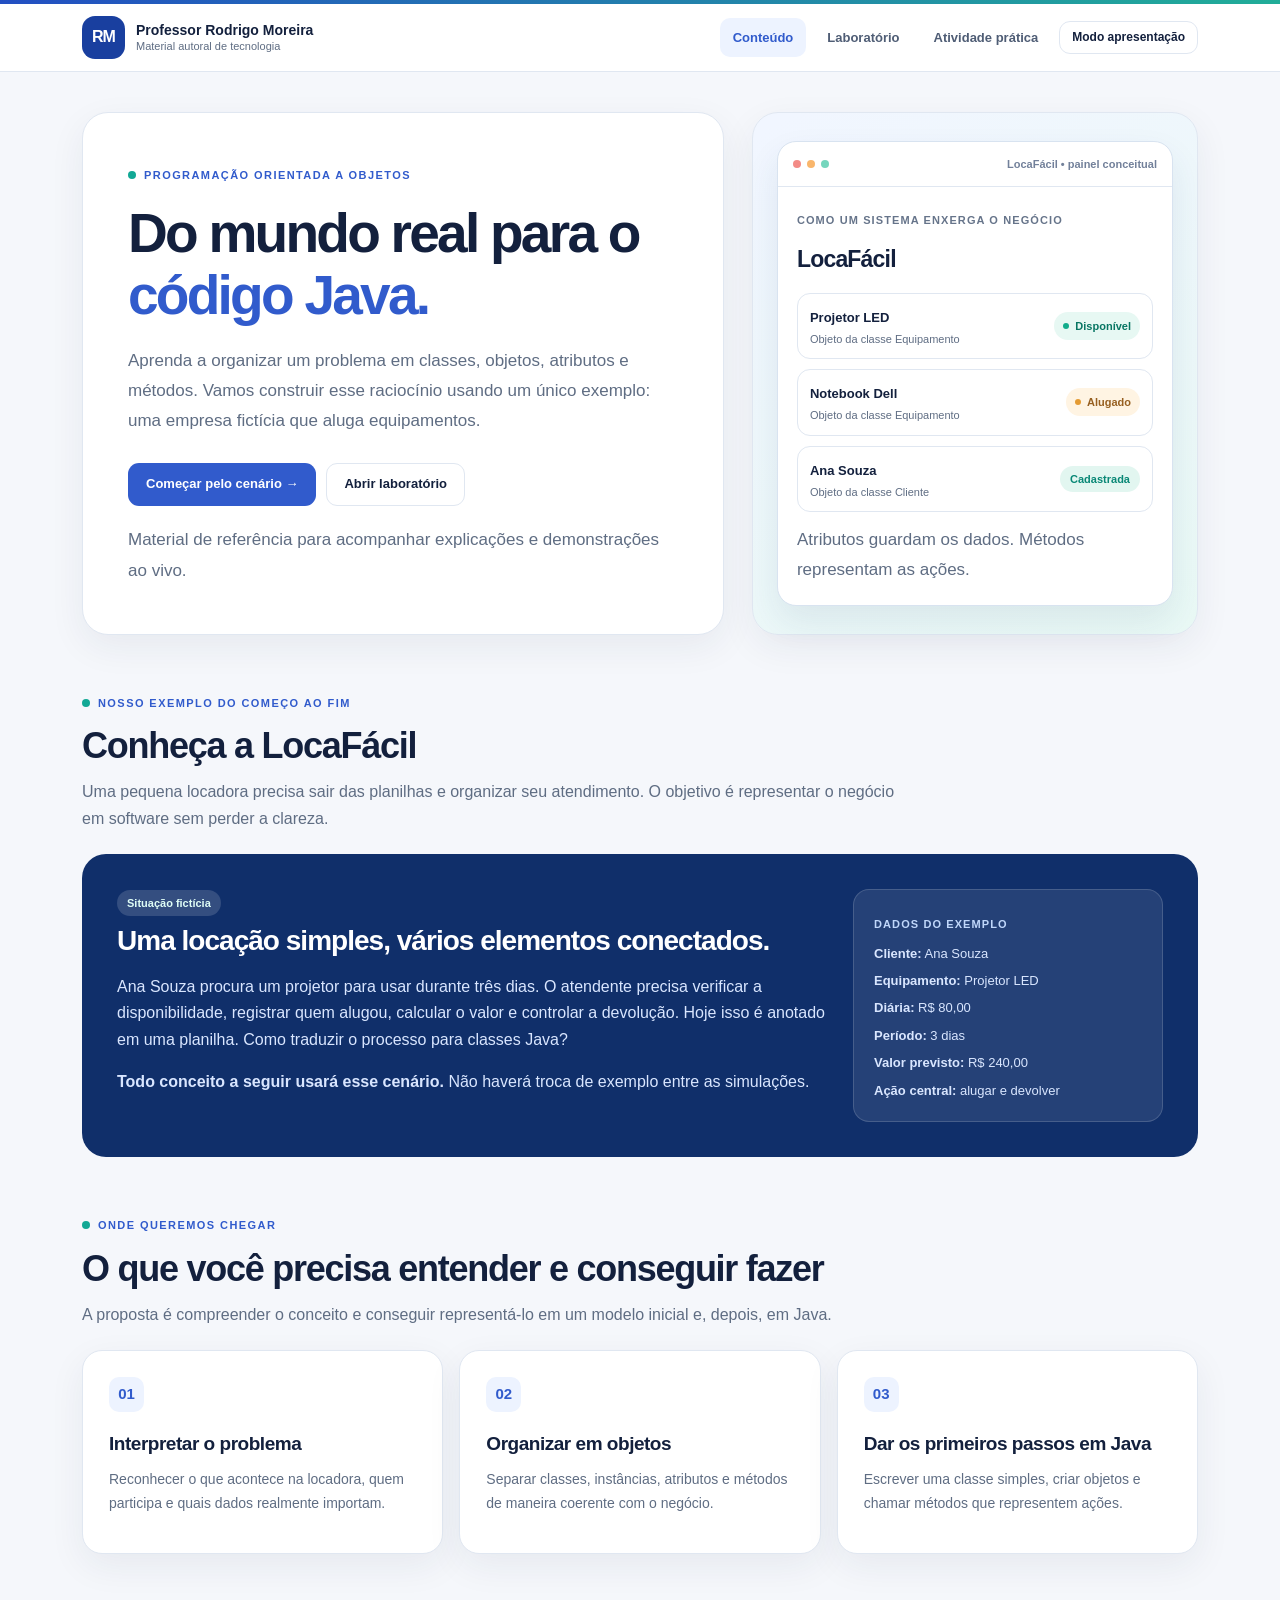
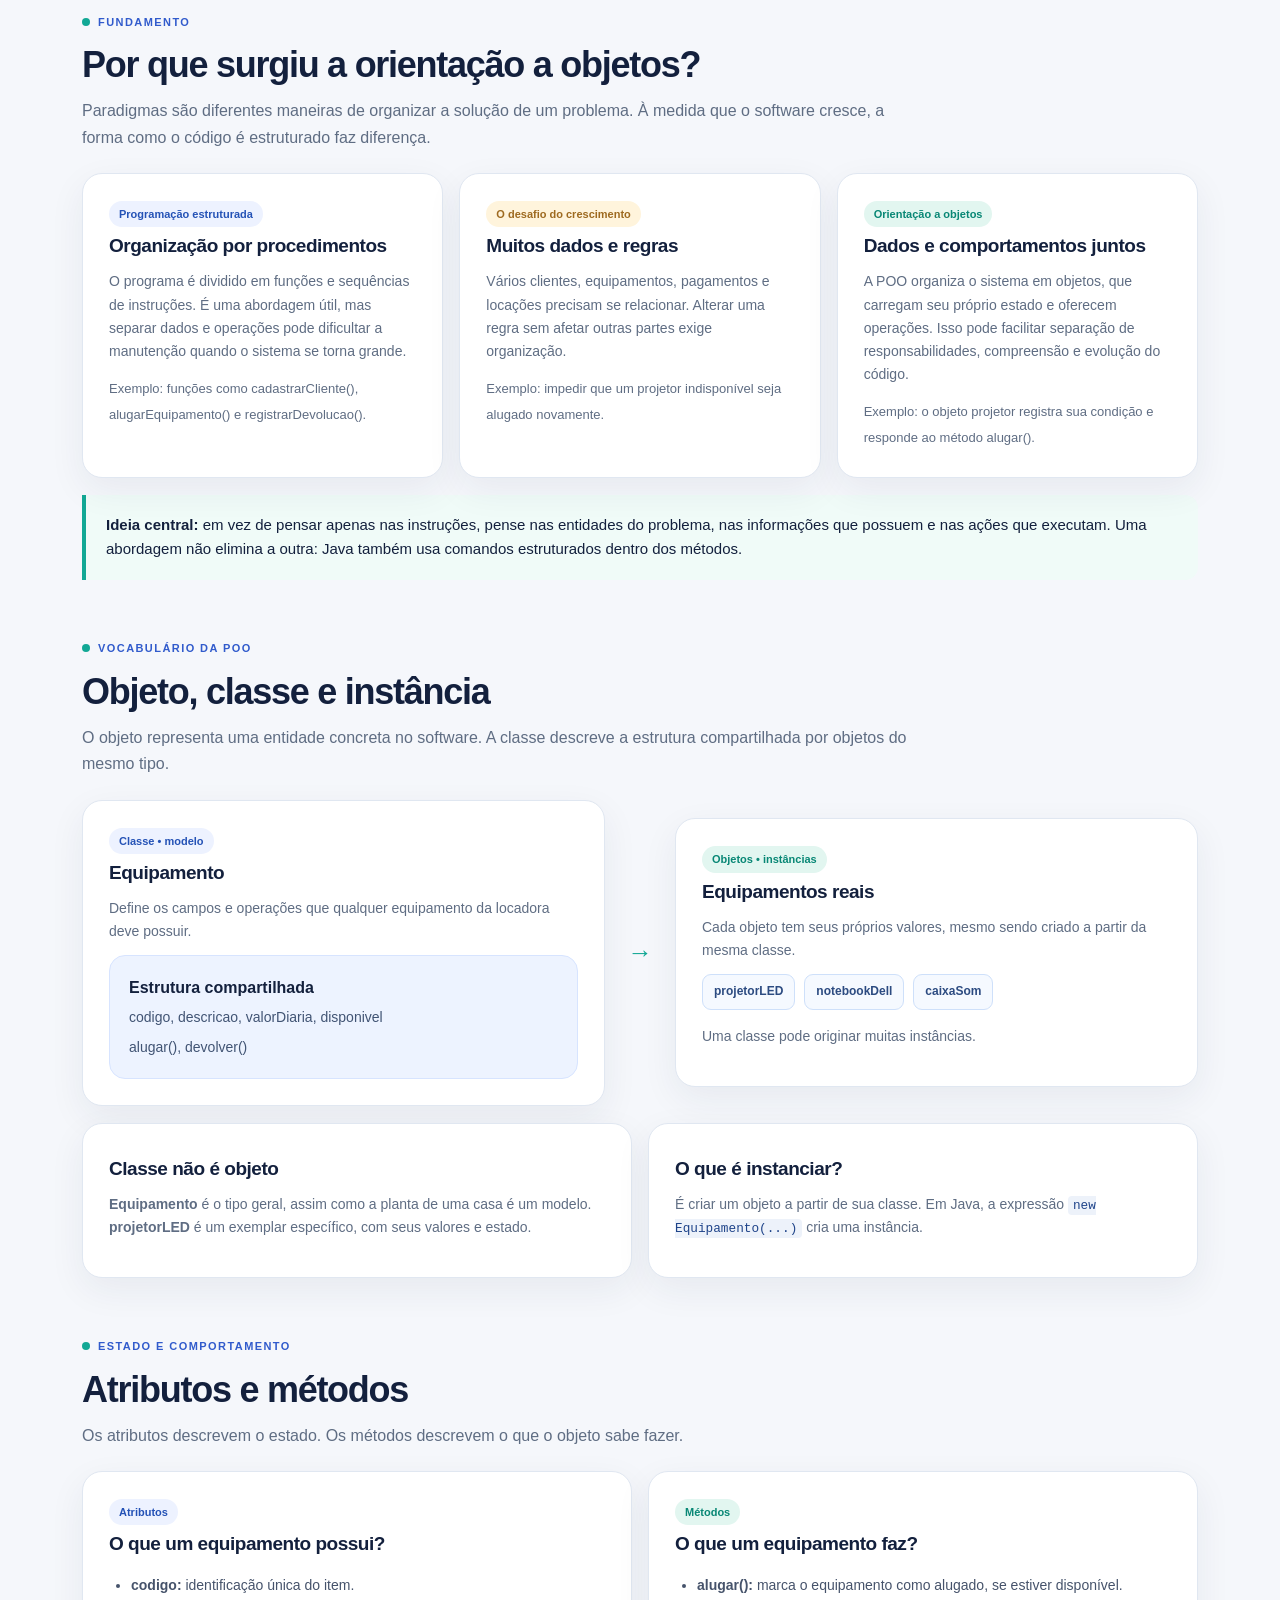
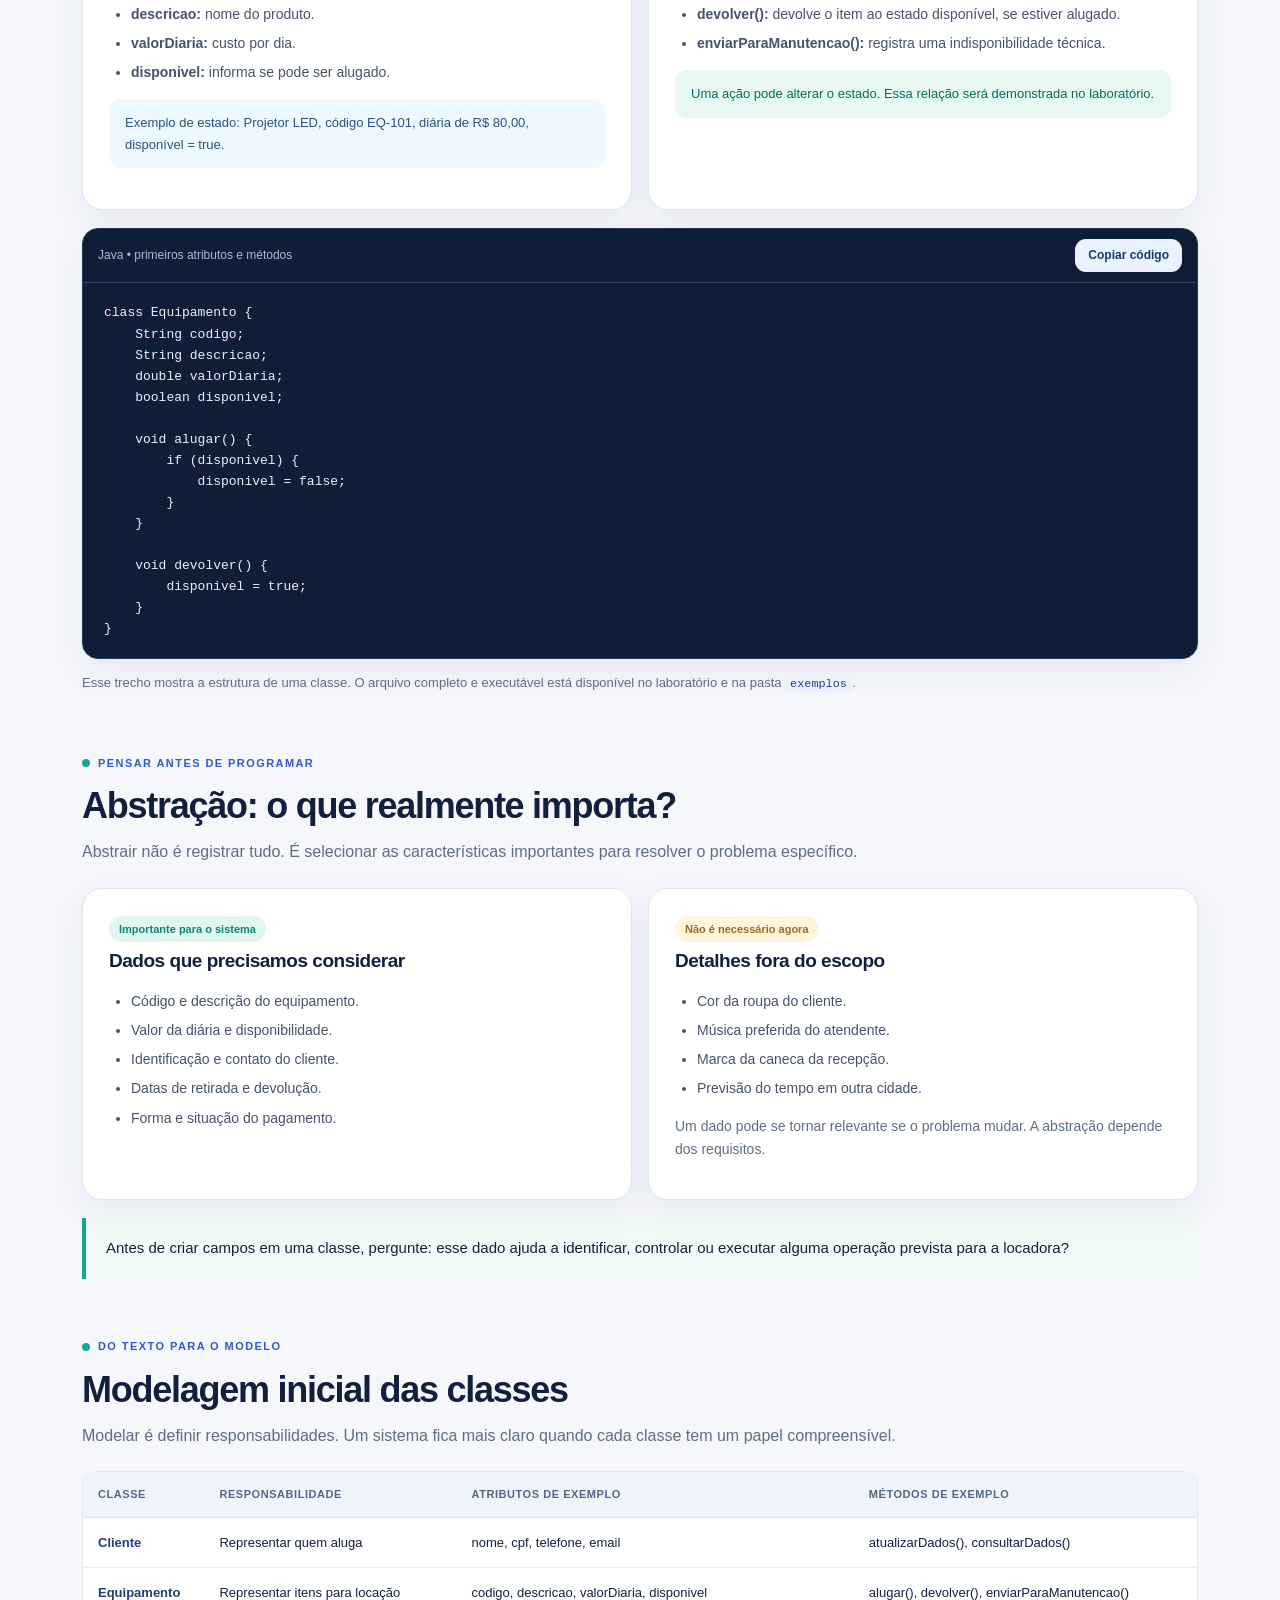
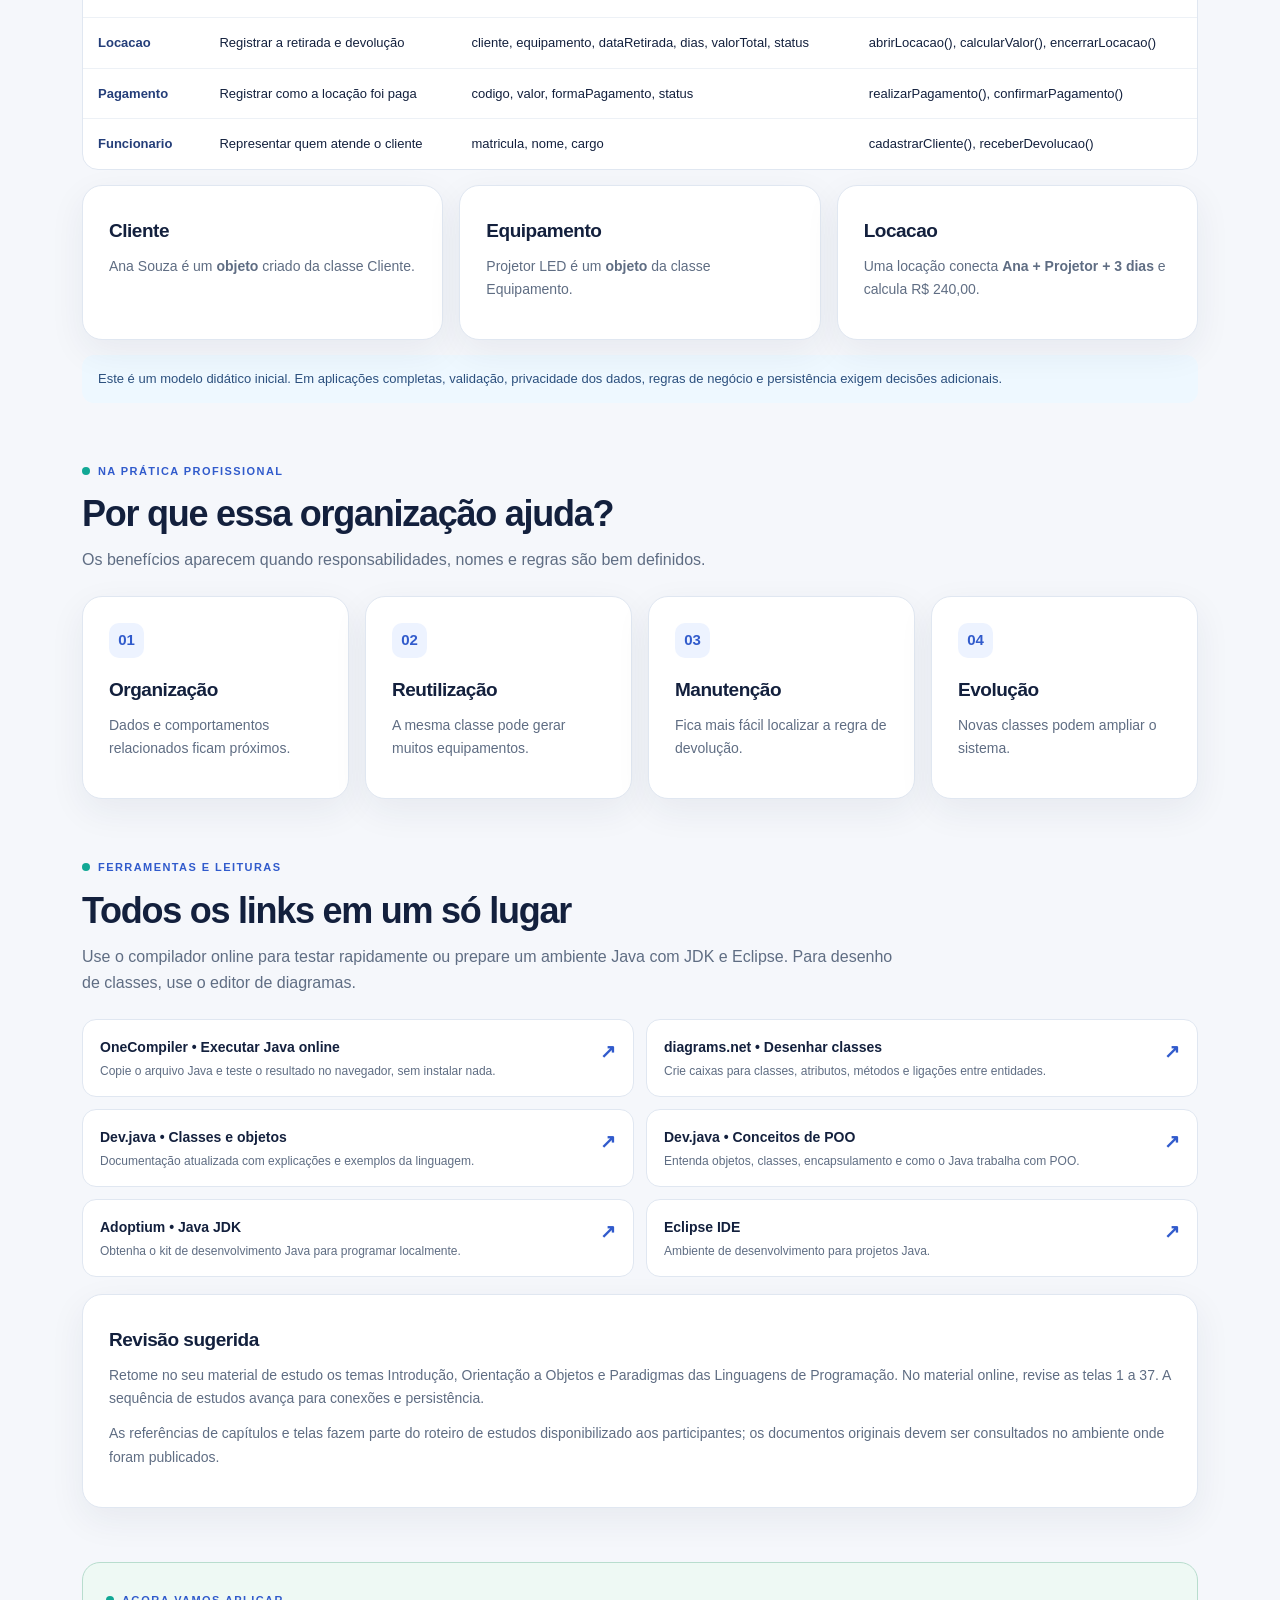
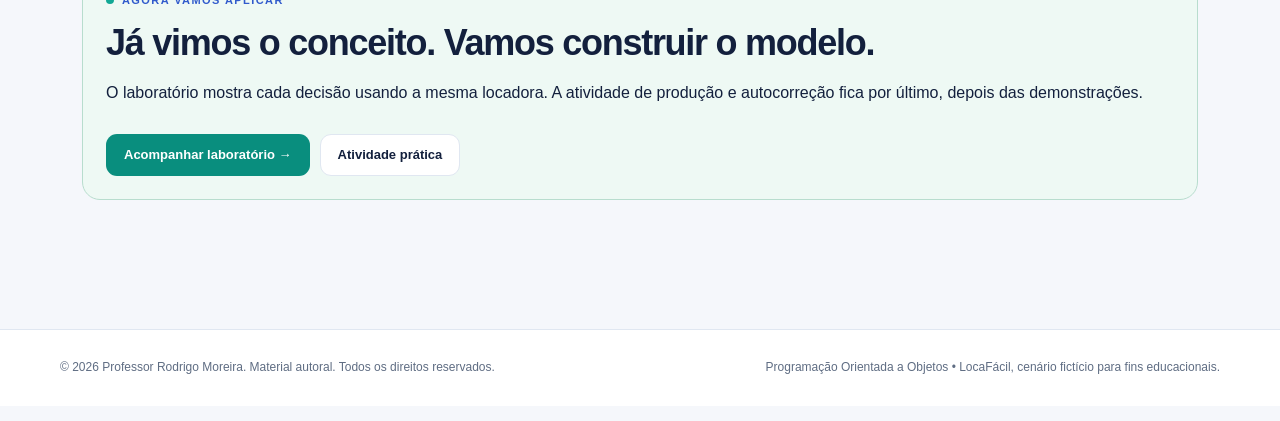
<file: index.html>
<!doctype html>
<html lang="pt-BR"><head><meta charset="utf-8"><meta name="viewport" content="width=device-width,initial-scale=1"><meta name="theme-color" content="#f5f7fb"><meta name="description" content="Material autoral de Programação Orientada a Objetos, com conceitos, laboratório e atividade em Java. Professor Rodrigo Moreira."><title>Fundamentos de POO | Professor Rodrigo Moreira</title><link rel="icon" href="assets/icon.svg" type="image/svg+xml"><link rel="stylesheet" href="assets/css/style.css"></head>
<body><div class="topline"></div><header class="site-header"><div class="nav-shell"><a class="brand" href="index.html"><span class="brand-mark">RM</span><span><strong>Professor Rodrigo Moreira</strong><small>Material autoral de tecnologia</small></span></a><button class="menu-toggle" data-menu-toggle aria-expanded="false" aria-controls="principal">Menu</button><nav class="nav-links" data-nav id="principal" aria-label="Navegação principal"><a href="index.html" aria-current="page">Conteúdo</a><a href="laboratorio.html">Laboratório</a><a href="atividade.html">Atividade prática</a><button class="btn ghost small" data-presentation aria-pressed="false">Modo apresentação</button></nav></div></header>
<main class="page">
<section class="hero"><div class="hero-main"><span class="eyebrow">Programação orientada a objetos</span><h1>Do mundo real para o <span style="color:#315bcc">código Java.</span></h1><p class="lead">Aprenda a organizar um problema em classes, objetos, atributos e métodos. Vamos construir esse raciocínio usando um único exemplo: uma empresa fictícia que aluga equipamentos.</p><div class="actions"><a class="btn" href="#cenario">Começar pelo cenário →</a><a class="btn ghost" href="laboratorio.html">Abrir laboratório</a></div><p class="micro" style="margin:19px 0 0">Material de referência para acompanhar explicações e demonstrações ao vivo.</p></div><div class="hero-showcase" aria-label="Visão do sistema fictício"><div class="demo-window"><div class="demo-top"><span class="dot"></span><span class="dot"></span><span class="dot"></span><span class="demo-head">LocaFácil • painel conceitual</span></div><div class="demo-body"><span class="smallcap">Como um sistema enxerga o negócio</span><h3 style="margin:8px 0 14px;font-size:23px;letter-spacing:-.035em">LocaFácil</h3><div class="mini-kpi"><div><b>Projetor LED</b><small>Objeto da classe Equipamento</small></div><span class="status">Disponível</span></div><div class="mini-kpi"><div><b>Notebook Dell</b><small>Objeto da classe Equipamento</small></div><span class="status rented">Alugado</span></div><div class="mini-kpi"><div><b>Ana Souza</b><small>Objeto da classe Cliente</small></div><span class="pill green">Cadastrada</span></div><p class="micro" style="margin:13px 0 0">Atributos guardam os dados. Métodos representam as ações.</p></div></div></div></section>

<section id="cenario" class="section"><div class="section-head"><span class="eyebrow">Nosso exemplo do começo ao fim</span><h2>Conheça a LocaFácil</h2><p>Uma pequena locadora precisa sair das planilhas e organizar seu atendimento. O objetivo é representar o negócio em software sem perder a clareza.</p></div><div class="story"><div><span class="pill">Situação fictícia</span><h3>Uma locação simples, vários elementos conectados.</h3><p>Ana Souza procura um projetor para usar durante três dias. O atendente precisa verificar a disponibilidade, registrar quem alugou, calcular o valor e controlar a devolução. Hoje isso é anotado em uma planilha. Como traduzir o processo para classes Java?</p><p style="margin-bottom:0"><b>Todo conceito a seguir usará esse cenário.</b> Não haverá troca de exemplo entre as simulações.</p></div><aside><span class="smallcap" style="color:#c0d7fb">Dados do exemplo</span><p><b>Cliente:</b> Ana Souza</p><p><b>Equipamento:</b> Projetor LED</p><p><b>Diária:</b> R$ 80,00</p><p><b>Período:</b> 3 dias</p><p><b>Valor previsto:</b> R$ 240,00</p><p><b>Ação central:</b> alugar e devolver</p></aside></div></section>

<section id="objetivos" class="section"><div class="section-head"><span class="eyebrow">Onde queremos chegar</span><h2>O que você precisa entender e conseguir fazer</h2><p>A proposta é compreender o conceito e conseguir representá-lo em um modelo inicial e, depois, em Java.</p></div><div class="grid three"><article class="panel"><span class="step-num">01</span><h3>Interpretar o problema</h3><p>Reconhecer o que acontece na locadora, quem participa e quais dados realmente importam.</p></article><article class="panel"><span class="step-num">02</span><h3>Organizar em objetos</h3><p>Separar classes, instâncias, atributos e métodos de maneira coerente com o negócio.</p></article><article class="panel"><span class="step-num">03</span><h3>Dar os primeiros passos em Java</h3><p>Escrever uma classe simples, criar objetos e chamar métodos que representem ações.</p></article></div></section>

<section id="paradigmas" class="section"><div class="section-head"><span class="eyebrow">Fundamento</span><h2>Por que surgiu a orientação a objetos?</h2><p>Paradigmas são diferentes maneiras de organizar a solução de um problema. À medida que o software cresce, a forma como o código é estruturado faz diferença.</p></div><div class="grid three"><article class="panel"><span class="pill">Programação estruturada</span><h3>Organização por procedimentos</h3><p>O programa é dividido em funções e sequências de instruções. É uma abordagem útil, mas separar dados e operações pode dificultar a manutenção quando o sistema se torna grande.</p><span class="text-small">Exemplo: funções como cadastrarCliente(), alugarEquipamento() e registrarDevolucao().</span></article><article class="panel"><span class="pill amber">O desafio do crescimento</span><h3>Muitos dados e regras</h3><p>Vários clientes, equipamentos, pagamentos e locações precisam se relacionar. Alterar uma regra sem afetar outras partes exige organização.</p><span class="text-small">Exemplo: impedir que um projetor indisponível seja alugado novamente.</span></article><article class="panel"><span class="pill green">Orientação a objetos</span><h3>Dados e comportamentos juntos</h3><p>A POO organiza o sistema em objetos, que carregam seu próprio estado e oferecem operações. Isso pode facilitar separação de responsabilidades, compreensão e evolução do código.</p><span class="text-small">Exemplo: o objeto projetor registra sua condição e responde ao método alugar().</span></article></div><div class="quote" style="margin-top:17px"><b>Ideia central:</b> em vez de pensar apenas nas instruções, pense nas entidades do problema, nas informações que possuem e nas ações que executam. Uma abordagem não elimina a outra: Java também usa comandos estruturados dentro dos métodos.</div></section>

<section id="objetos" class="section"><div class="section-head"><span class="eyebrow">Vocabulário da POO</span><h2>Objeto, classe e instância</h2><p>O objeto representa uma entidade concreta no software. A classe descreve a estrutura compartilhada por objetos do mesmo tipo.</p></div><div class="compare"><article class="panel"><span class="pill">Classe • modelo</span><h3>Equipamento</h3><p>Define os campos e operações que qualquer equipamento da locadora deve possuir.</p><div class="definition"><strong>Estrutura compartilhada</strong><p>codigo, descricao, valorDiaria, disponivel</p><p style="margin-top:7px">alugar(), devolver()</p></div></article><div class="arrow" aria-hidden="true">→</div><article class="panel"><span class="pill green">Objetos • instâncias</span><h3>Equipamentos reais</h3><p>Cada objeto tem seus próprios valores, mesmo sendo criado a partir da mesma classe.</p><div class="object-list"><span class="object-chip">projetorLED</span><span class="object-chip">notebookDell</span><span class="object-chip">caixaSom</span></div><p class="text-small" style="margin-top:15px">Uma classe pode originar muitas instâncias.</p></article></div><div class="grid two" style="margin-top:17px"><div class="panel"><h3>Classe não é objeto</h3><p><b>Equipamento</b> é o tipo geral, assim como a planta de uma casa é um modelo. <b>projetorLED</b> é um exemplar específico, com seus valores e estado.</p></div><div class="panel"><h3>O que é instanciar?</h3><p>É criar um objeto a partir de sua classe. Em Java, a expressão <span class="inline-code">new Equipamento(...)</span> cria uma instância.</p></div></div></section>

<section id="atributos" class="section"><div class="section-head"><span class="eyebrow">Estado e comportamento</span><h2>Atributos e métodos</h2><p>Os atributos descrevem o estado. Os métodos descrevem o que o objeto sabe fazer.</p></div><div class="grid two"><div class="panel"><span class="pill">Atributos</span><h3>O que um equipamento possui?</h3><ul><li><b>codigo:</b> identificação única do item.</li><li><b>descricao:</b> nome do produto.</li><li><b>valorDiaria:</b> custo por dia.</li><li><b>disponivel:</b> informa se pode ser alugado.</li></ul><div class="tip">Exemplo de estado: Projetor LED, código EQ-101, diária de R$ 80,00, disponível = true.</div></div><div class="panel"><span class="pill green">Métodos</span><h3>O que um equipamento faz?</h3><ul><li><b>alugar():</b> marca o equipamento como alugado, se estiver disponível.</li><li><b>devolver():</b> devolve o item ao estado disponível, se estiver alugado.</li><li><b>enviarParaManutencao():</b> registra uma indisponibilidade técnica.</li></ul><div class="tip success">Uma ação pode alterar o estado. Essa relação será demonstrada no laboratório.</div></div></div><div style="margin-top:18px" class="codebox"><div class="codebar"><span>Java • primeiros atributos e métodos</span><button class="btn small" data-copy-target="codigo-basico">Copiar código</button></div><pre><code id="codigo-basico">class Equipamento {
    String codigo;
    String descricao;
    double valorDiaria;
    boolean disponivel;

    void alugar() {
        if (disponivel) {
            disponivel = false;
        }
    }

    void devolver() {
        disponivel = true;
    }
}</code></pre></div><p class="text-small">Esse trecho mostra a estrutura de uma classe. O arquivo completo e executável está disponível no laboratório e na pasta <span class="inline-code">exemplos</span>.</p></section>

<section id="abstracao" class="section"><div class="section-head"><span class="eyebrow">Pensar antes de programar</span><h2>Abstração: o que realmente importa?</h2><p>Abstrair não é registrar tudo. É selecionar as características importantes para resolver o problema específico.</p></div><div class="grid two"><article class="panel"><span class="pill green">Importante para o sistema</span><h3>Dados que precisamos considerar</h3><ul><li>Código e descrição do equipamento.</li><li>Valor da diária e disponibilidade.</li><li>Identificação e contato do cliente.</li><li>Datas de retirada e devolução.</li><li>Forma e situação do pagamento.</li></ul></article><article class="panel"><span class="pill amber">Não é necessário agora</span><h3>Detalhes fora do escopo</h3><ul><li>Cor da roupa do cliente.</li><li>Música preferida do atendente.</li><li>Marca da caneca da recepção.</li><li>Previsão do tempo em outra cidade.</li></ul><p class="text-small">Um dado pode se tornar relevante se o problema mudar. A abstração depende dos requisitos.</p></article></div><div class="quote" style="margin-top:18px">Antes de criar campos em uma classe, pergunte: esse dado ajuda a identificar, controlar ou executar alguma operação prevista para a locadora?</div></section>

<section id="modelagem" class="section"><div class="section-head"><span class="eyebrow">Do texto para o modelo</span><h2>Modelagem inicial das classes</h2><p>Modelar é definir responsabilidades. Um sistema fica mais claro quando cada classe tem um papel compreensível.</p></div><div class="scroll-table"><table class="table"><thead><tr><th>Classe</th><th>Responsabilidade</th><th>Atributos de exemplo</th><th>Métodos de exemplo</th></tr></thead><tbody><tr><td>Cliente</td><td>Representar quem aluga</td><td>nome, cpf, telefone, email</td><td>atualizarDados(), consultarDados()</td></tr><tr><td>Equipamento</td><td>Representar itens para locação</td><td>codigo, descricao, valorDiaria, disponivel</td><td>alugar(), devolver(), enviarParaManutencao()</td></tr><tr><td>Locacao</td><td>Registrar a retirada e devolução</td><td>cliente, equipamento, dataRetirada, dias, valorTotal, status</td><td>abrirLocacao(), calcularValor(), encerrarLocacao()</td></tr><tr><td>Pagamento</td><td>Registrar como a locação foi paga</td><td>codigo, valor, formaPagamento, status</td><td>realizarPagamento(), confirmarPagamento()</td></tr><tr><td>Funcionario</td><td>Representar quem atende o cliente</td><td>matricula, nome, cargo</td><td>cadastrarCliente(), receberDevolucao()</td></tr></tbody></table></div><div class="grid three" style="margin-top:15px"><div class="panel"><h3>Cliente</h3><p>Ana Souza é um <b>objeto</b> criado da classe Cliente.</p></div><div class="panel"><h3>Equipamento</h3><p>Projetor LED é um <b>objeto</b> da classe Equipamento.</p></div><div class="panel"><h3>Locacao</h3><p>Uma locação conecta <b>Ana + Projetor + 3 dias</b> e calcula R$ 240,00.</p></div></div><div class="tip">Este é um modelo didático inicial. Em aplicações completas, validação, privacidade dos dados, regras de negócio e persistência exigem decisões adicionais.</div></section>

<section id="beneficios" class="section"><div class="section-head"><span class="eyebrow">Na prática profissional</span><h2>Por que essa organização ajuda?</h2><p>Os benefícios aparecem quando responsabilidades, nomes e regras são bem definidos.</p></div><div class="grid four"><div class="panel"><span class="step-num">01</span><h3>Organização</h3><p>Dados e comportamentos relacionados ficam próximos.</p></div><div class="panel"><span class="step-num">02</span><h3>Reutilização</h3><p>A mesma classe pode gerar muitos equipamentos.</p></div><div class="panel"><span class="step-num">03</span><h3>Manutenção</h3><p>Fica mais fácil localizar a regra de devolução.</p></div><div class="panel"><span class="step-num">04</span><h3>Evolução</h3><p>Novas classes podem ampliar o sistema.</p></div></div></section>

<section id="recursos" class="section"><div class="section-head"><span class="eyebrow">Ferramentas e leituras</span><h2>Todos os links em um só lugar</h2><p>Use o compilador online para testar rapidamente ou prepare um ambiente Java com JDK e Eclipse. Para desenho de classes, use o editor de diagramas.</p></div><div class="reading"><a class="resource" target="_blank" rel="noopener noreferrer" href="https://onecompiler.org/java"><span><strong>OneCompiler • Executar Java online</strong><small>Copie o arquivo Java e teste o resultado no navegador, sem instalar nada.</small></span><span class="go">↗</span></a><a class="resource" target="_blank" rel="noopener noreferrer" href="https://app.diagrams.net/?libs=uml"><span><strong>diagrams.net • Desenhar classes</strong><small>Crie caixas para classes, atributos, métodos e ligações entre entidades.</small></span><span class="go">↗</span></a><a class="resource" target="_blank" rel="noopener noreferrer" href="https://dev.java/learn/classes-objects/"><span><strong>Dev.java • Classes e objetos</strong><small>Documentação atualizada com explicações e exemplos da linguagem.</small></span><span class="go">↗</span></a><a class="resource" target="_blank" rel="noopener noreferrer" href="https://dev.java/learn/oop/"><span><strong>Dev.java • Conceitos de POO</strong><small>Entenda objetos, classes, encapsulamento e como o Java trabalha com POO.</small></span><span class="go">↗</span></a><a class="resource" target="_blank" rel="noopener noreferrer" href="https://adoptium.net/temurin/releases"><span><strong>Adoptium • Java JDK</strong><small>Obtenha o kit de desenvolvimento Java para programar localmente.</small></span><span class="go">↗</span></a><a class="resource" target="_blank" rel="noopener noreferrer" href="https://eclipseide.org/"><span><strong>Eclipse IDE</strong><small>Ambiente de desenvolvimento para projetos Java.</small></span><span class="go">↗</span></a></div><div class="panel" style="margin-top:17px"><h3>Revisão sugerida</h3><p>Retome no seu material de estudo os temas Introdução, Orientação a Objetos e Paradigmas das Linguagens de Programação. No material online, revise as telas 1 a 37. A sequência de estudos avança para conexões e persistência.</p><p class="micro">As referências de capítulos e telas fazem parte do roteiro de estudos disponibilizado aos participantes; os documentos originais devem ser consultados no ambiente onde foram publicados.</p></div></section>
<section class="section"><div class="deliverable"><span class="eyebrow">Agora vamos aplicar</span><h2 class="block-title">Já vimos o conceito. Vamos construir o modelo.</h2><p>O laboratório mostra cada decisão usando a mesma locadora. A atividade de produção e autocorreção fica por último, depois das demonstrações.</p><div class="actions"><a class="btn green" href="laboratorio.html">Acompanhar laboratório →</a><a class="btn ghost" href="atividade.html">Atividade prática</a></div></div></section>
</main><footer class="footer"><div class="footer-inner"><span>© 2026 Professor Rodrigo Moreira. Material autoral. Todos os direitos reservados.</span><span>Programação Orientada a Objetos • LocaFácil, cenário fictício para fins educacionais.</span></div></footer><button class="backtop" data-backtop title="Voltar ao topo" aria-label="Voltar ao topo">↑</button><script src="assets/js/main.js" defer></script></body></html>
</file>
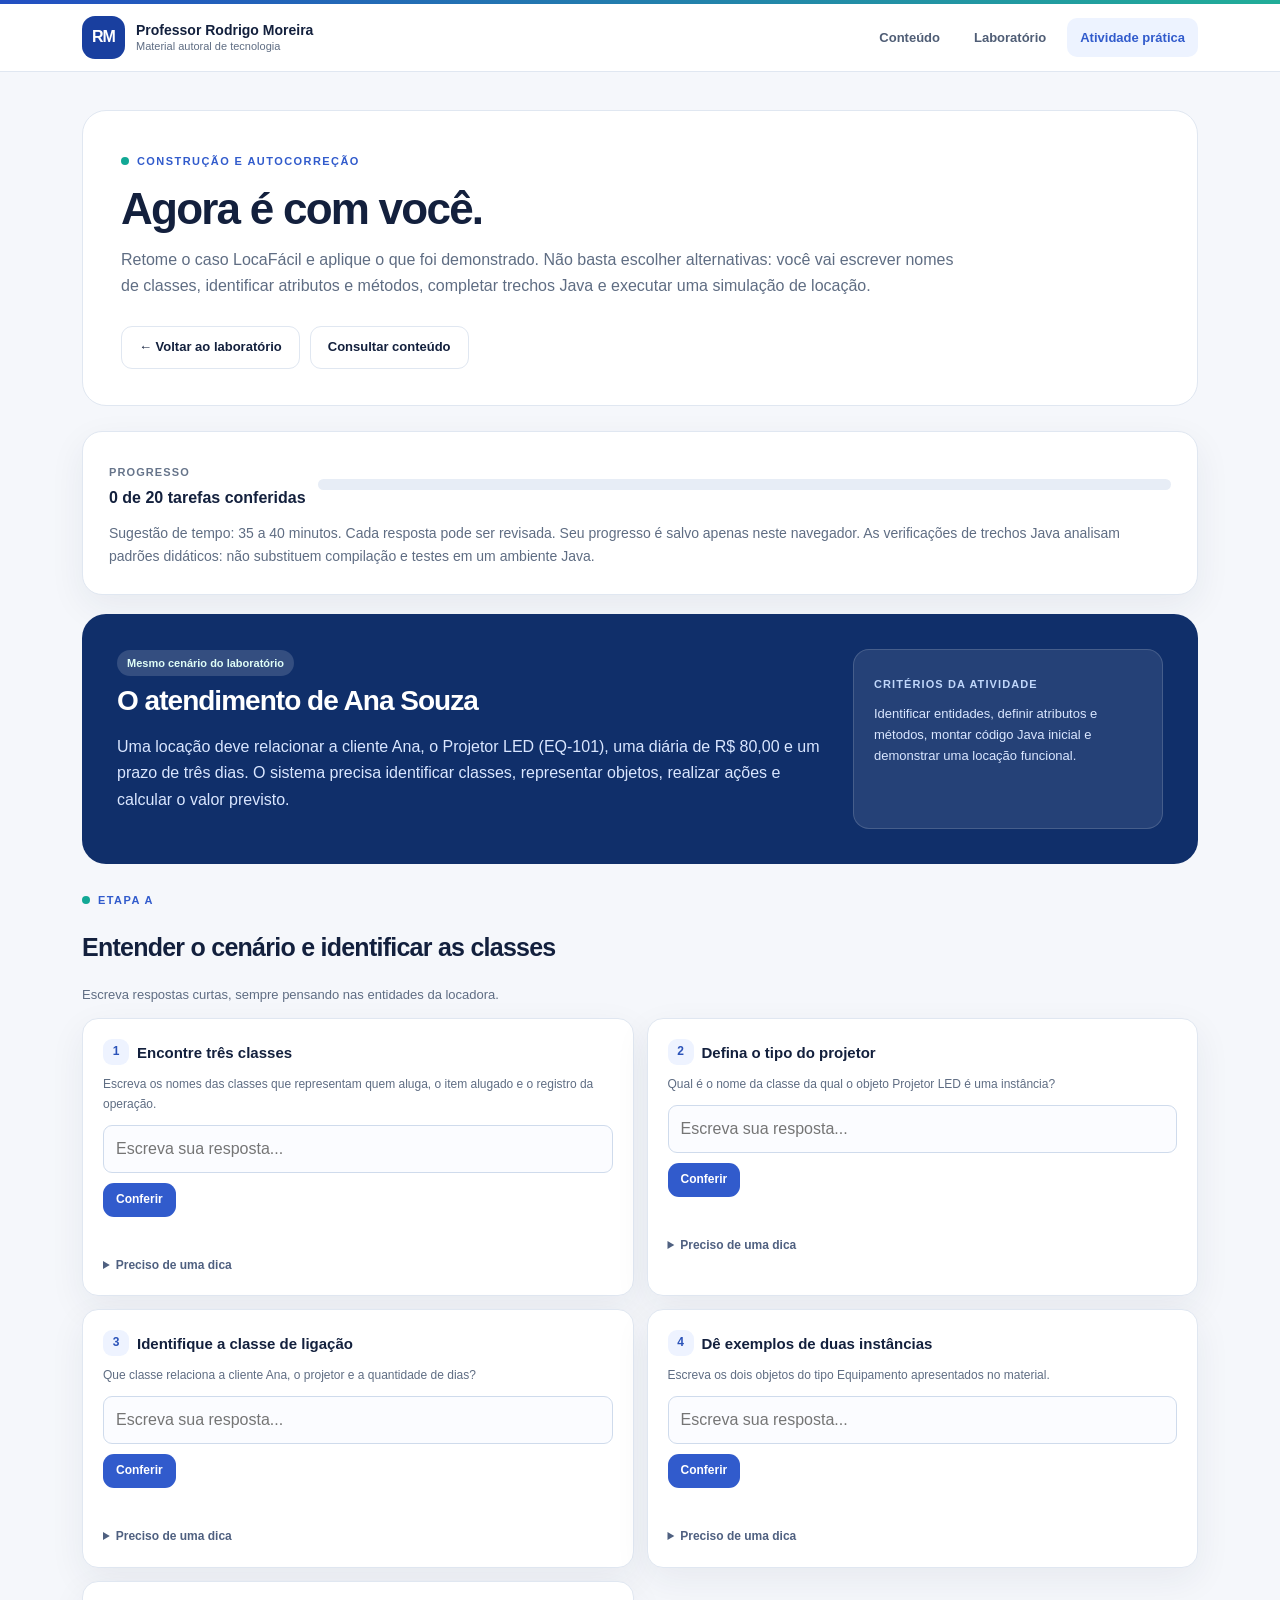
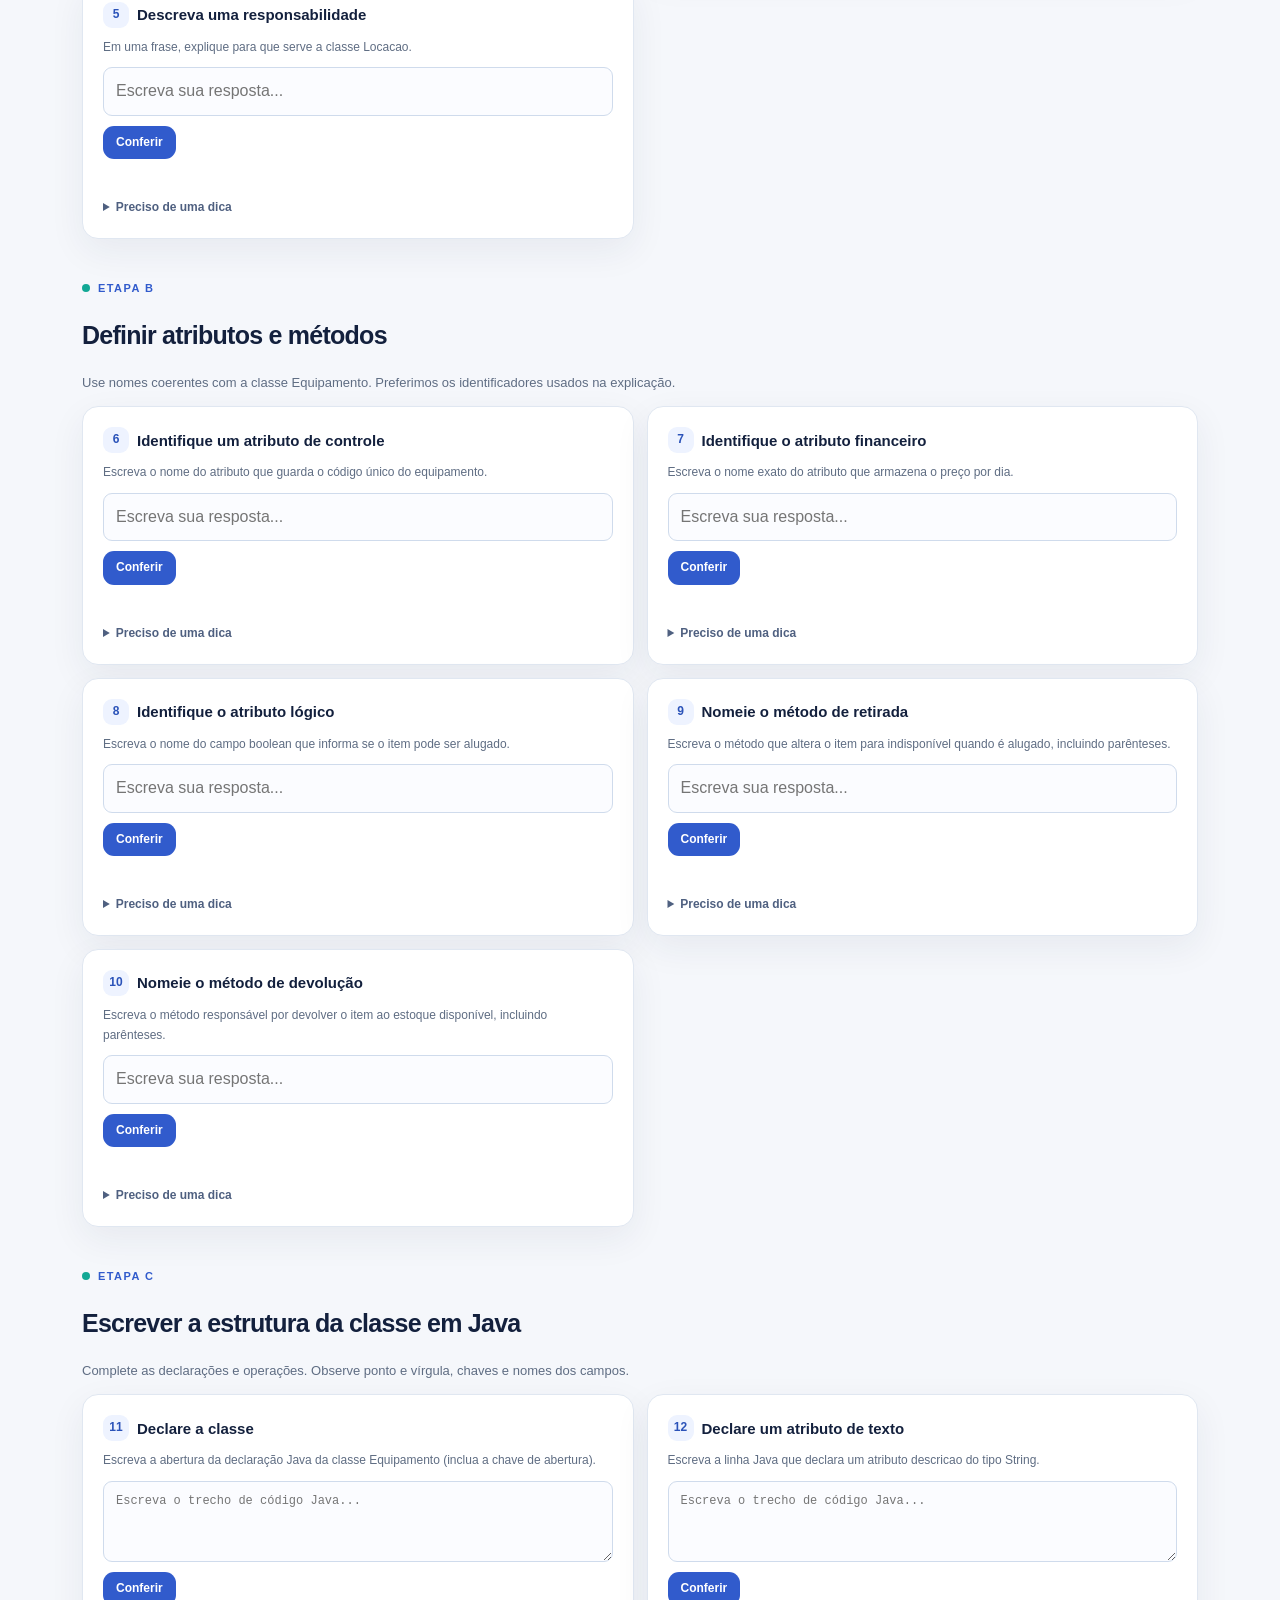
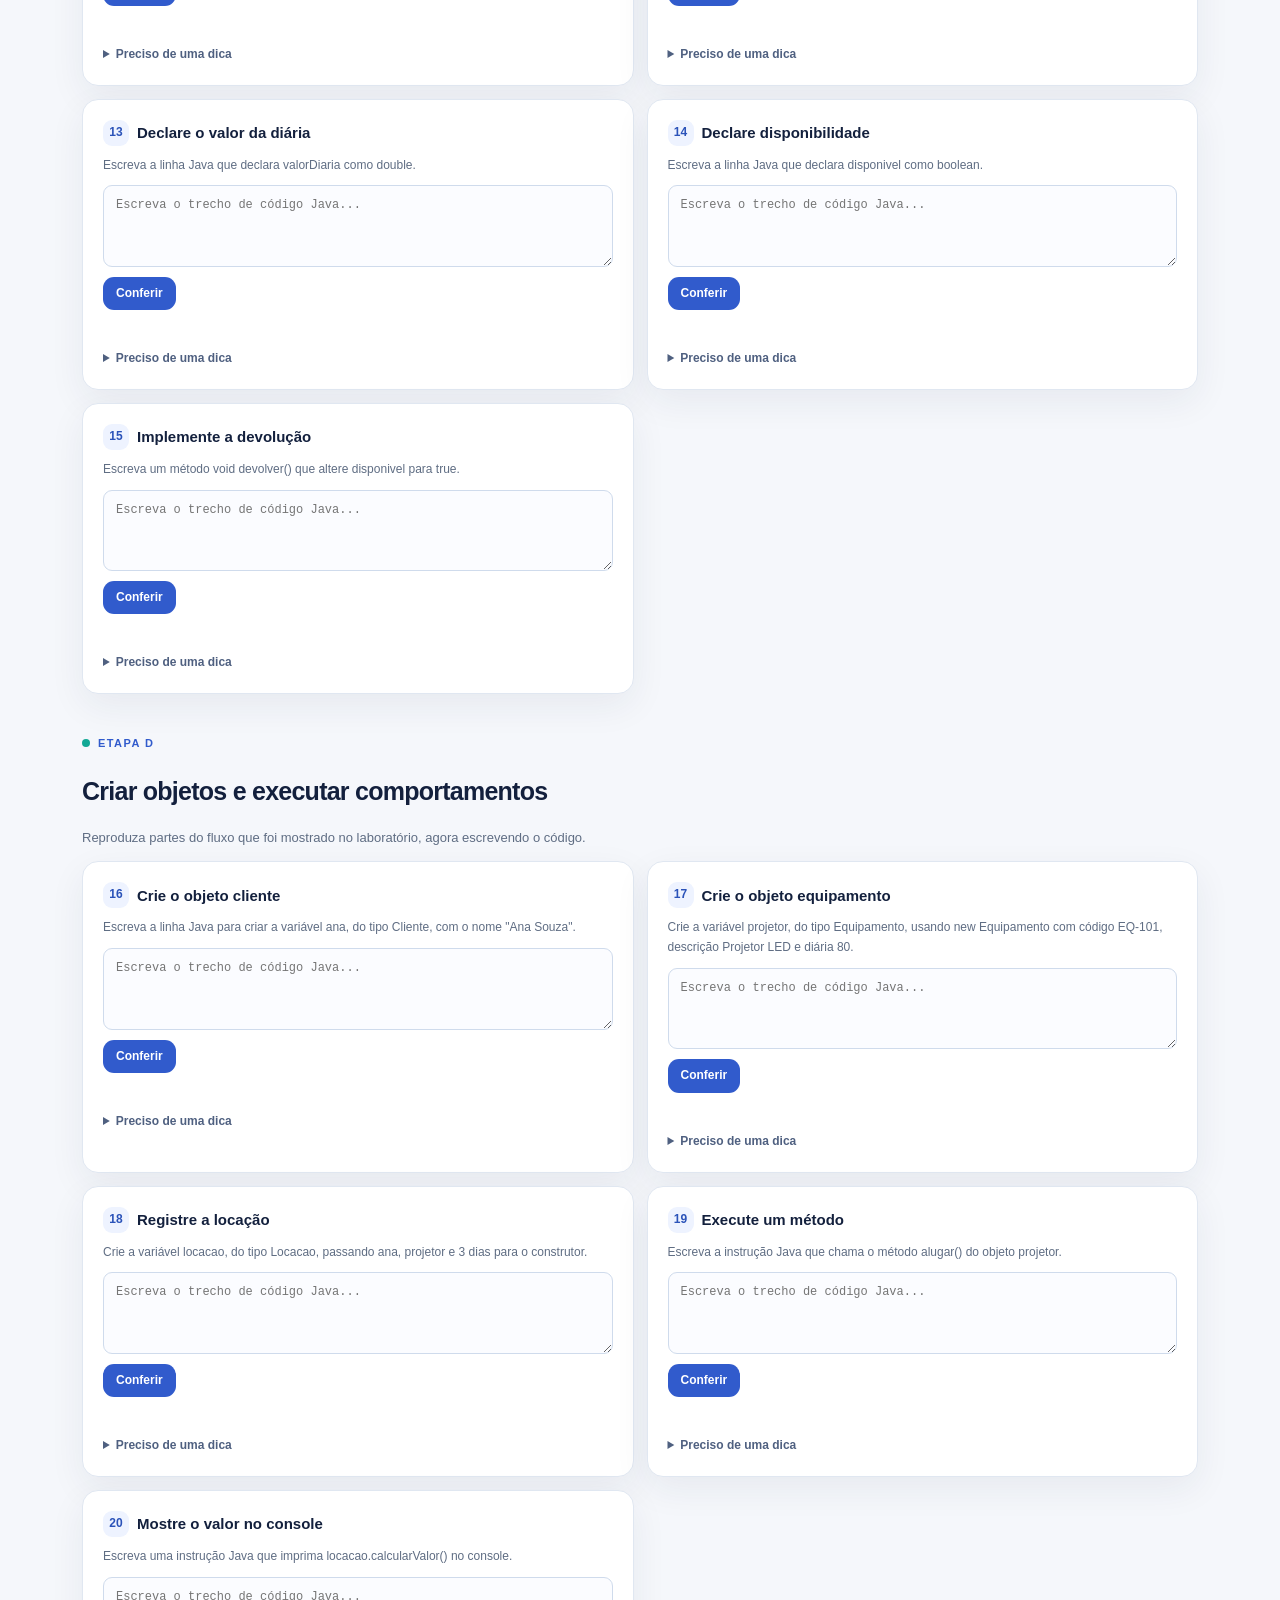
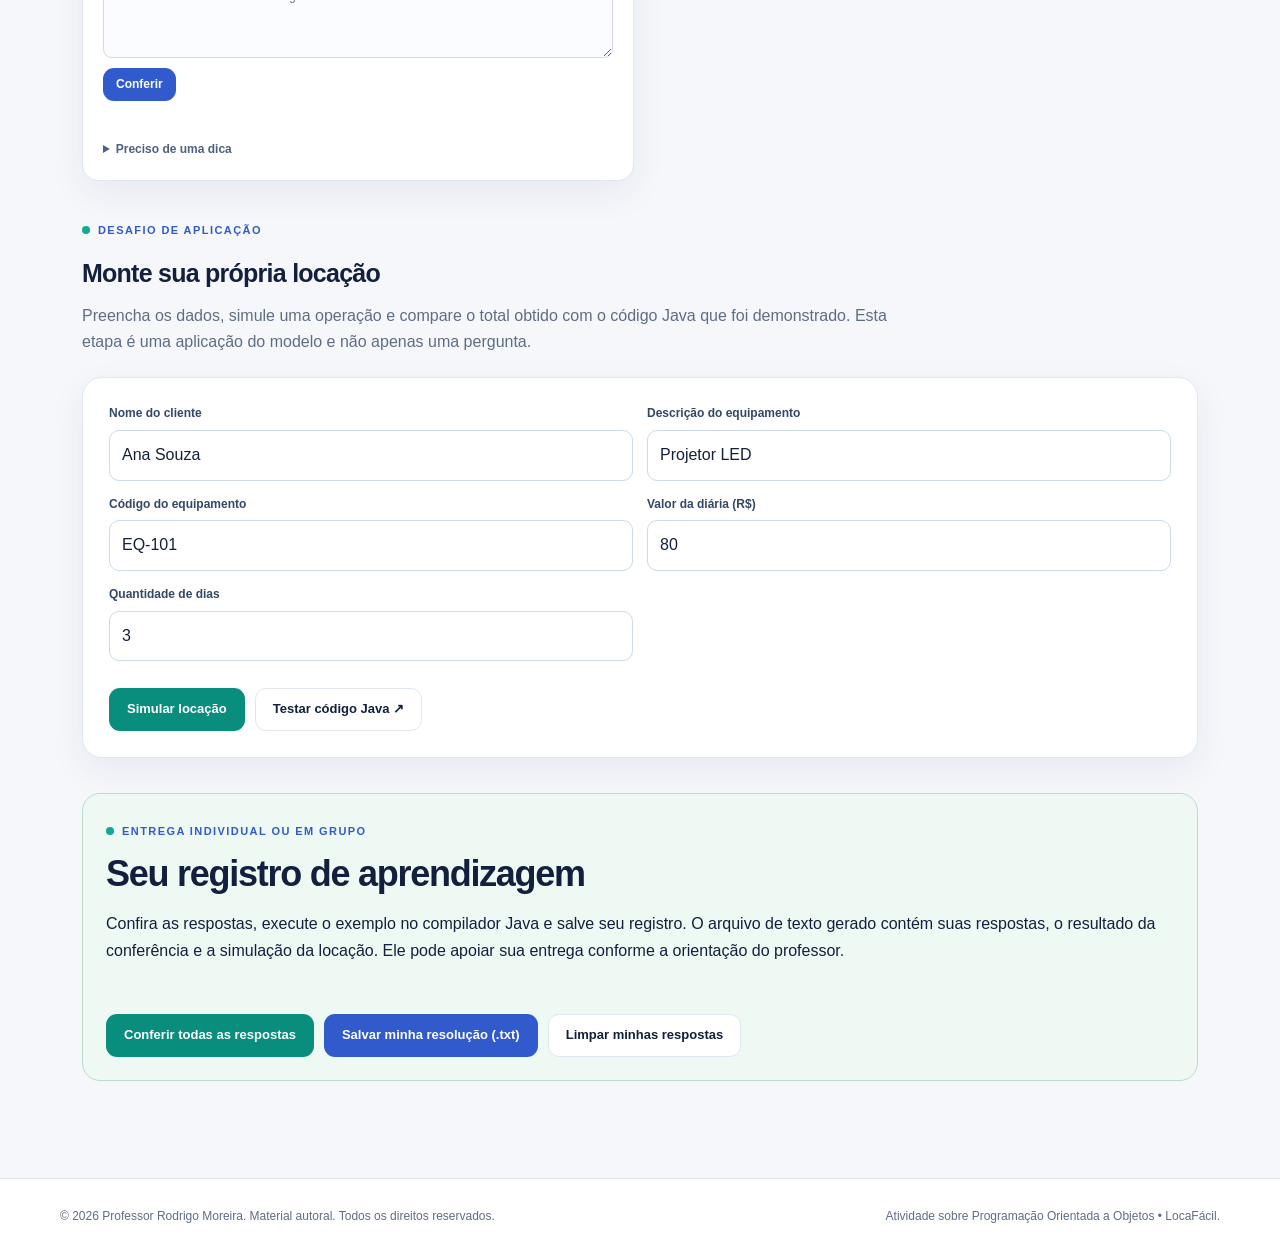
<file: atividade.html>
<!doctype html><html lang="pt-BR"><head><meta charset="utf-8"><meta name="viewport" content="width=device-width,initial-scale=1"><meta name="theme-color" content="#f5f7fb"><meta name="description" content="Atividade prática autocorrigível de Programação Orientada a Objetos com cenário LocaFácil. Professor Rodrigo Moreira."><title>Atividade prática | Professor Rodrigo Moreira</title><link rel="icon" href="assets/icon.svg" type="image/svg+xml"><link rel="stylesheet" href="assets/css/style.css"></head><body><div class="topline"></div><header class="site-header"><div class="nav-shell"><a class="brand" href="index.html"><span class="brand-mark">RM</span><span><strong>Professor Rodrigo Moreira</strong><small>Material autoral de tecnologia</small></span></a><button class="menu-toggle" data-menu-toggle aria-expanded="false" aria-controls="principal">Menu</button><nav class="nav-links" data-nav id="principal" aria-label="Navegação principal"><a href="index.html">Conteúdo</a><a href="laboratorio.html">Laboratório</a><a href="atividade.html" aria-current="page">Atividade prática</a></nav></div></header>
<main class="page"><div class="subhero"><span class="eyebrow">Construção e autocorreção</span><h1>Agora é com você.</h1><p>Retome o caso LocaFácil e aplique o que foi demonstrado. Não basta escolher alternativas: você vai escrever nomes de classes, identificar atributos e métodos, completar trechos Java e executar uma simulação de locação.</p><div class="actions"><a class="btn ghost" href="laboratorio.html">← Voltar ao laboratório</a><a class="btn ghost" href="index.html">Consultar conteúdo</a></div></div>
<div class="panel" style="margin-bottom:19px"><div class="progress-shell"><div><span class="smallcap">Progresso</span><div><strong id="progress-label">0 de 20 tarefas conferidas</strong></div></div><div class="progressbar" role="progressbar" id="progress" aria-label="Progresso da atividade" aria-valuemin="0" aria-valuemax="20" aria-valuenow="0"><span id="progress-fill"></span></div></div><p class="text-small" style="margin:11px 0 0">Sugestão de tempo: 35 a 40 minutos. Cada resposta pode ser revisada. Seu progresso é salvo apenas neste navegador. As verificações de trechos Java analisam padrões didáticos: não substituem compilação e testes em um ambiente Java.</p></div>
<div class="story" style="margin-bottom:20px"><div><span class="pill">Mesmo cenário do laboratório</span><h3>O atendimento de Ana Souza</h3><p>Uma locação deve relacionar a cliente Ana, o Projetor LED (EQ-101), uma diária de R$ 80,00 e um prazo de três dias. O sistema precisa identificar classes, representar objetos, realizar ações e calcular o valor previsto.</p></div><aside><span class="smallcap" style="color:#c0d7fb">Critérios da atividade</span><p>Identificar entidades, definir atributos e métodos, montar código Java inicial e demonstrar uma locação funcional.</p></aside></div>
<section class="activity-section" id="group-1"><span class="eyebrow">Etapa A</span><h2>Entender o cenário e identificar as classes</h2><p class="text-small">Escreva respostas curtas, sempre pensando nas entidades da locadora.</p><div class="task-grid" id="tasks-a"></div></section>
<section class="activity-section" id="group-2"><span class="eyebrow">Etapa B</span><h2>Definir atributos e métodos</h2><p class="text-small">Use nomes coerentes com a classe Equipamento. Preferimos os identificadores usados na explicação.</p><div class="task-grid" id="tasks-b"></div></section>
<section class="activity-section" id="group-3"><span class="eyebrow">Etapa C</span><h2>Escrever a estrutura da classe em Java</h2><p class="text-small">Complete as declarações e operações. Observe ponto e vírgula, chaves e nomes dos campos.</p><div class="task-grid" id="tasks-c"></div></section>
<section class="activity-section" id="group-4"><span class="eyebrow">Etapa D</span><h2>Criar objetos e executar comportamentos</h2><p class="text-small">Reproduza partes do fluxo que foi mostrado no laboratório, agora escrevendo o código.</p><div class="task-grid" id="tasks-d"></div></section>
<section class="activity-section"><div class="section-head"><span class="eyebrow">Desafio de aplicação</span><h2>Monte sua própria locação</h2><p>Preencha os dados, simule uma operação e compare o total obtido com o código Java que foi demonstrado. Esta etapa é uma aplicação do modelo e não apenas uma pergunta.</p></div><div class="panel"><form id="capstone"><div class="form-grid"><div class="field"><label for="client-name">Nome do cliente</label><input id="client-name" maxlength="60" value="Ana Souza" required></div><div class="field"><label for="item-name">Descrição do equipamento</label><input id="item-name" maxlength="60" value="Projetor LED" required></div><div class="field"><label for="item-code">Código do equipamento</label><input id="item-code" maxlength="30" value="EQ-101" required></div><div class="field"><label for="daily-value">Valor da diária (R$)</label><input id="daily-value" type="number" min="0.01" step="0.01" value="80" required></div><div class="field"><label for="days">Quantidade de dias</label><input id="days" type="number" min="1" max="365" step="1" value="3" required></div></div><div class="actions"><button class="btn green" type="submit">Simular locação</button><a class="btn ghost" href="https://onecompiler.org/java" target="_blank" rel="noopener noreferrer">Testar código Java ↗</a></div></form><div id="capstone-result" class="model-result" hidden style="margin-top:20px" aria-live="polite"><strong>Resultado da sua locação</strong><div id="capstone-summary" style="font-size:14px;margin:12px 0"></div><div class="codebox"><div class="codebar"><span>Trecho adaptado aos seus dados</span><button class="btn small" data-copy-target="capstone-code">Copiar código</button></div><pre><code id="capstone-code"></code></pre></div><p class="micro" style="margin-top:10px">Para compilar, substitua todo o conteúdo dentro do método main do arquivo completo por estas instruções. Mantenha as classes Cliente, Equipamento e Locacao.</p></div></div></section>
<div class="deliverable"><span class="eyebrow">Entrega individual ou em grupo</span><h2 class="block-title">Seu registro de aprendizagem</h2><p>Confira as respostas, execute o exemplo no compilador Java e salve seu registro. O arquivo de texto gerado contém suas respostas, o resultado da conferência e a simulação da locação. Ele pode apoiar sua entrega conforme a orientação do professor.</p><div class="activity-footer"><div class="actions"><button class="btn green" type="button" id="check-all">Conferir todas as respostas</button><button class="btn" type="button" id="export-work">Salvar minha resolução (.txt)</button><button class="btn ghost" type="button" id="reset-work">Limpar minhas respostas</button></div><span class="text-small" id="final-message" role="status"></span></div></div>
</main><footer class="footer"><div class="footer-inner"><span>© 2026 Professor Rodrigo Moreira. Material autoral. Todos os direitos reservados.</span><span>Atividade sobre Programação Orientada a Objetos • LocaFácil.</span></div></footer><button class="backtop" data-backtop aria-label="Voltar ao topo">↑</button><script src="assets/js/main.js" defer></script><script src="assets/js/atividade.js" defer></script></body></html>
</file>
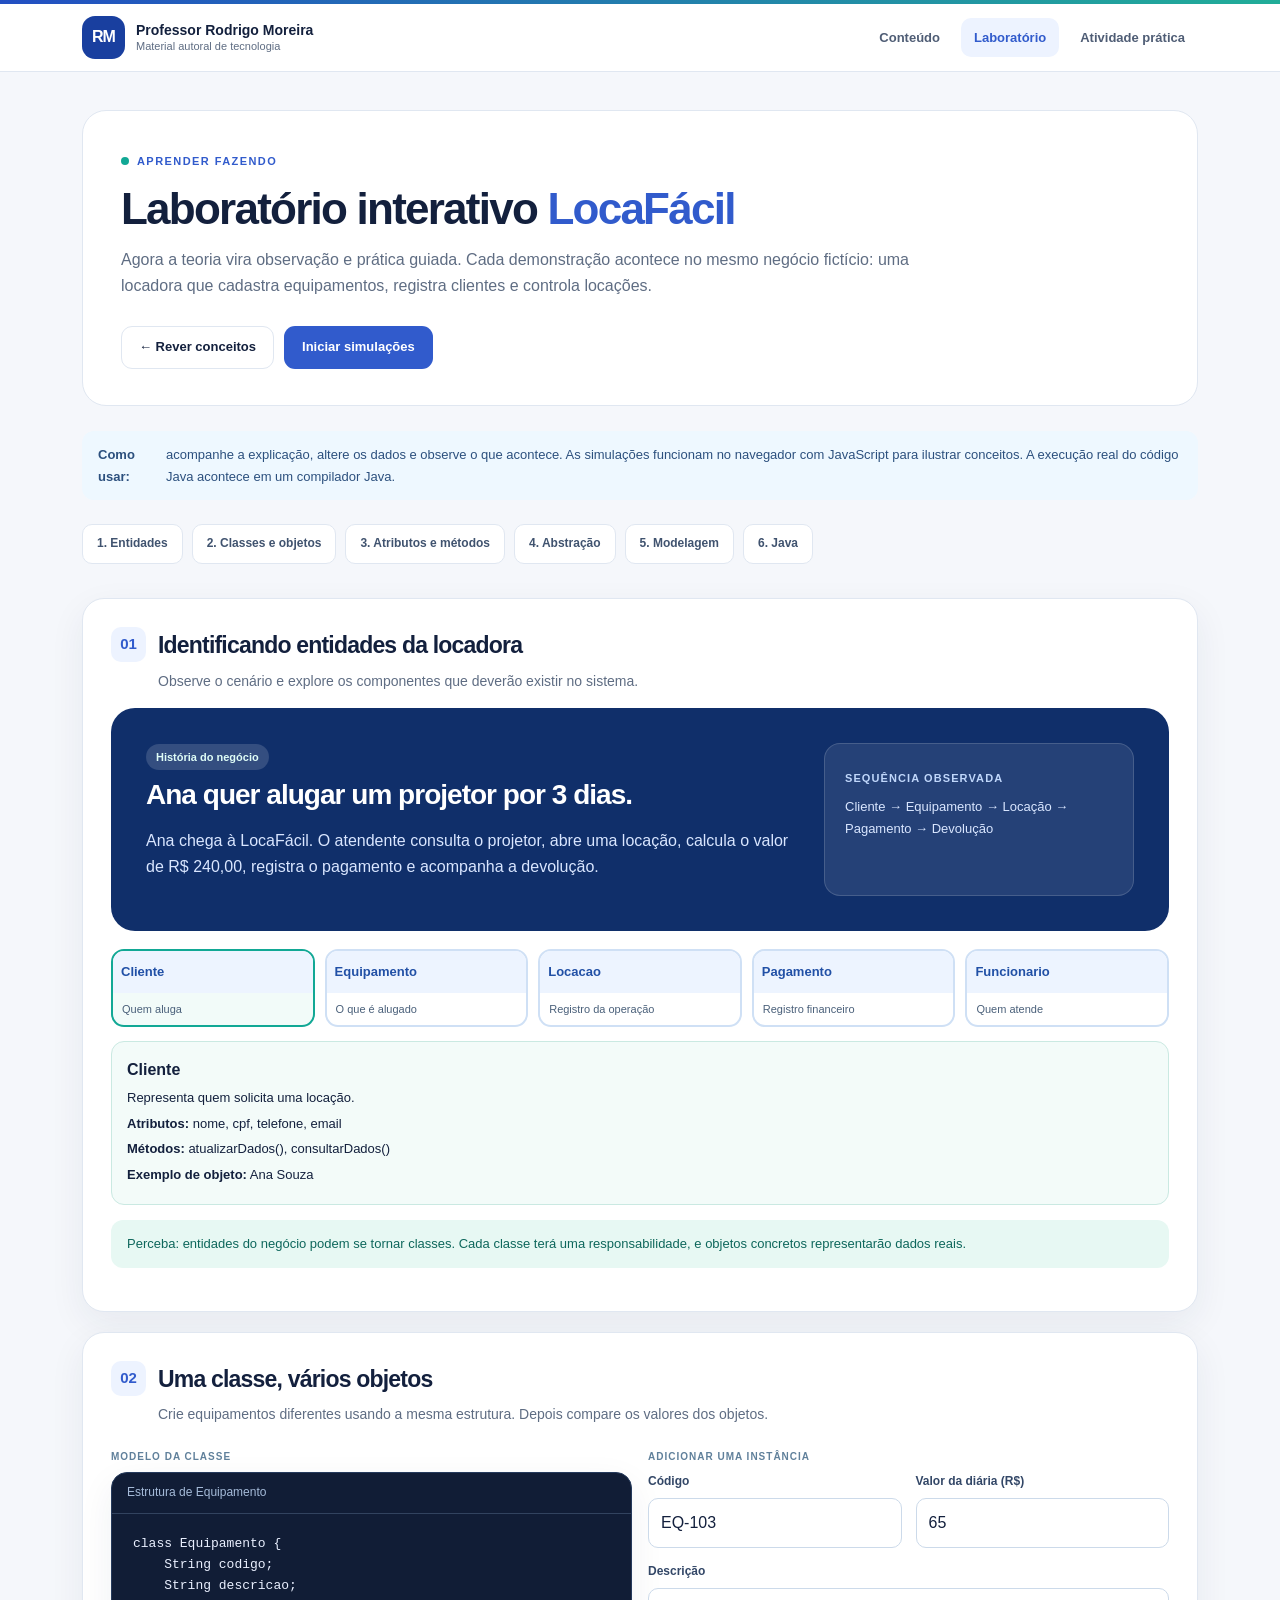
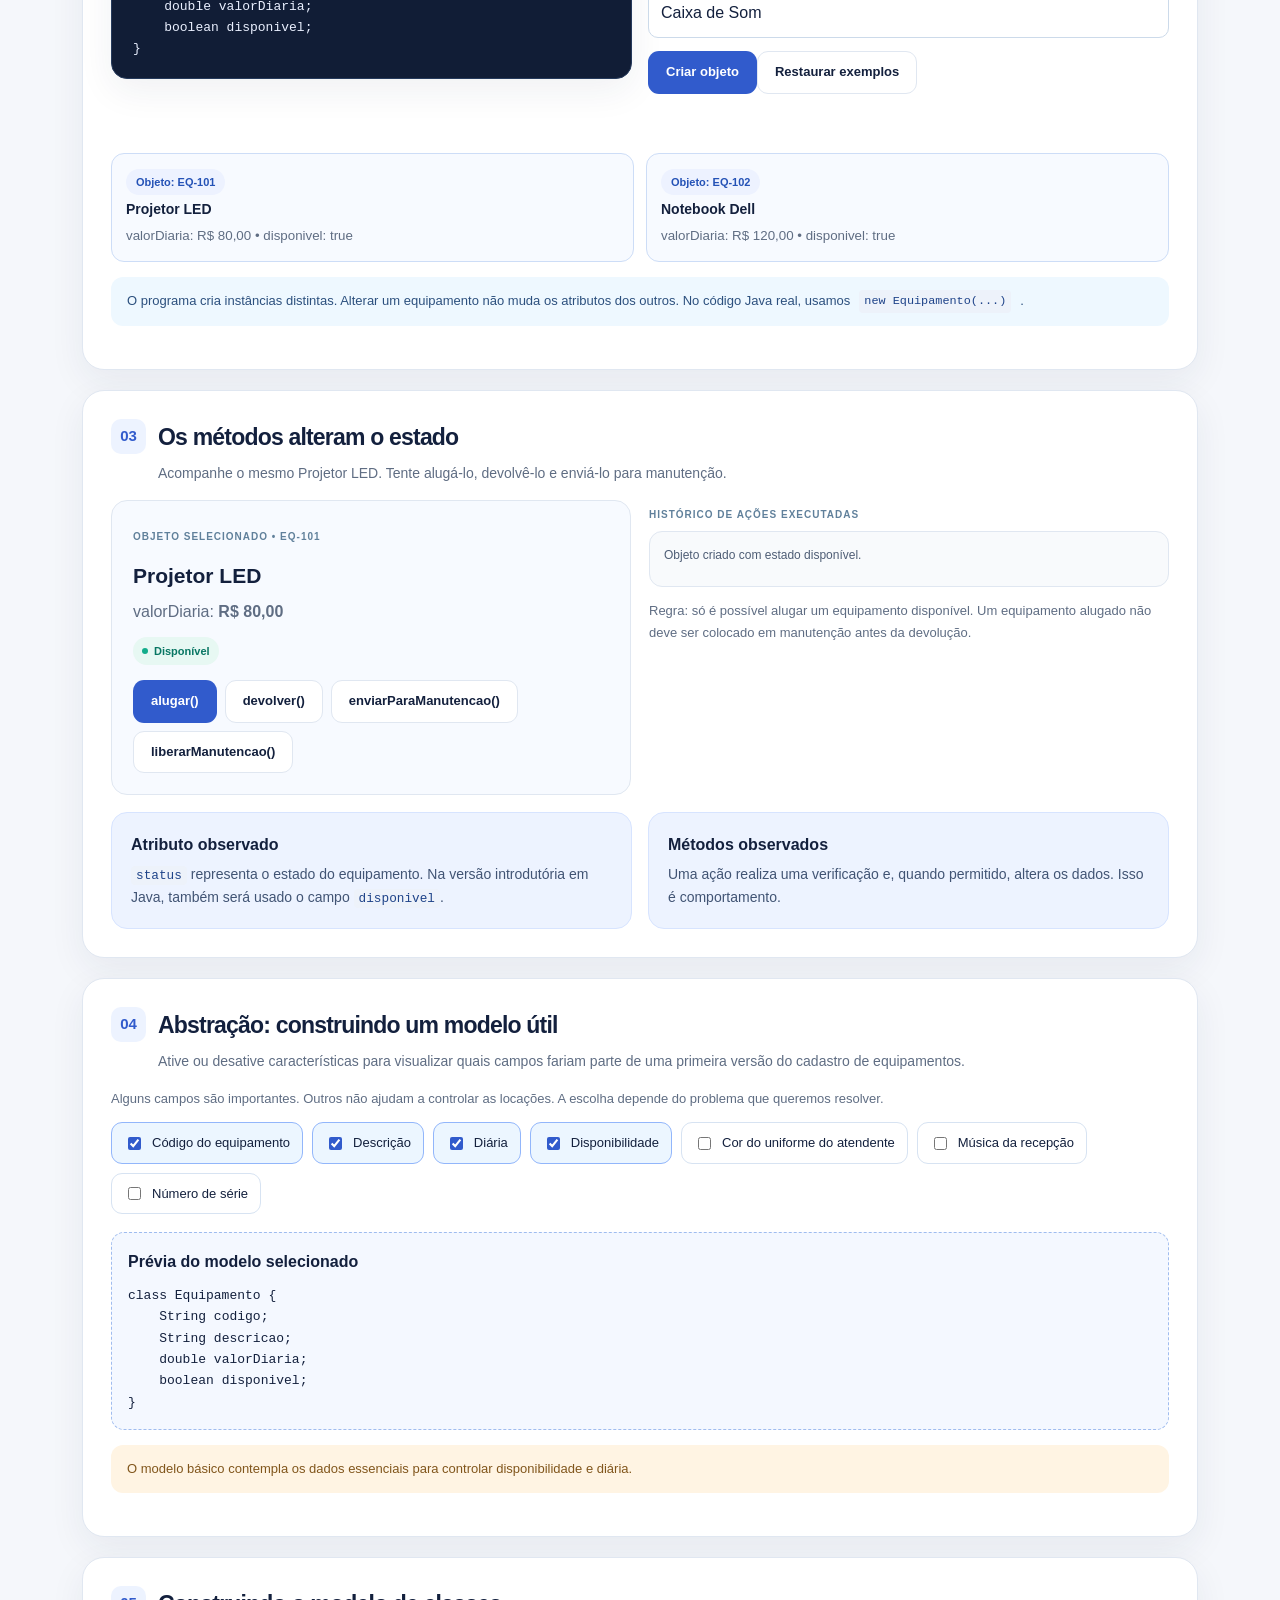
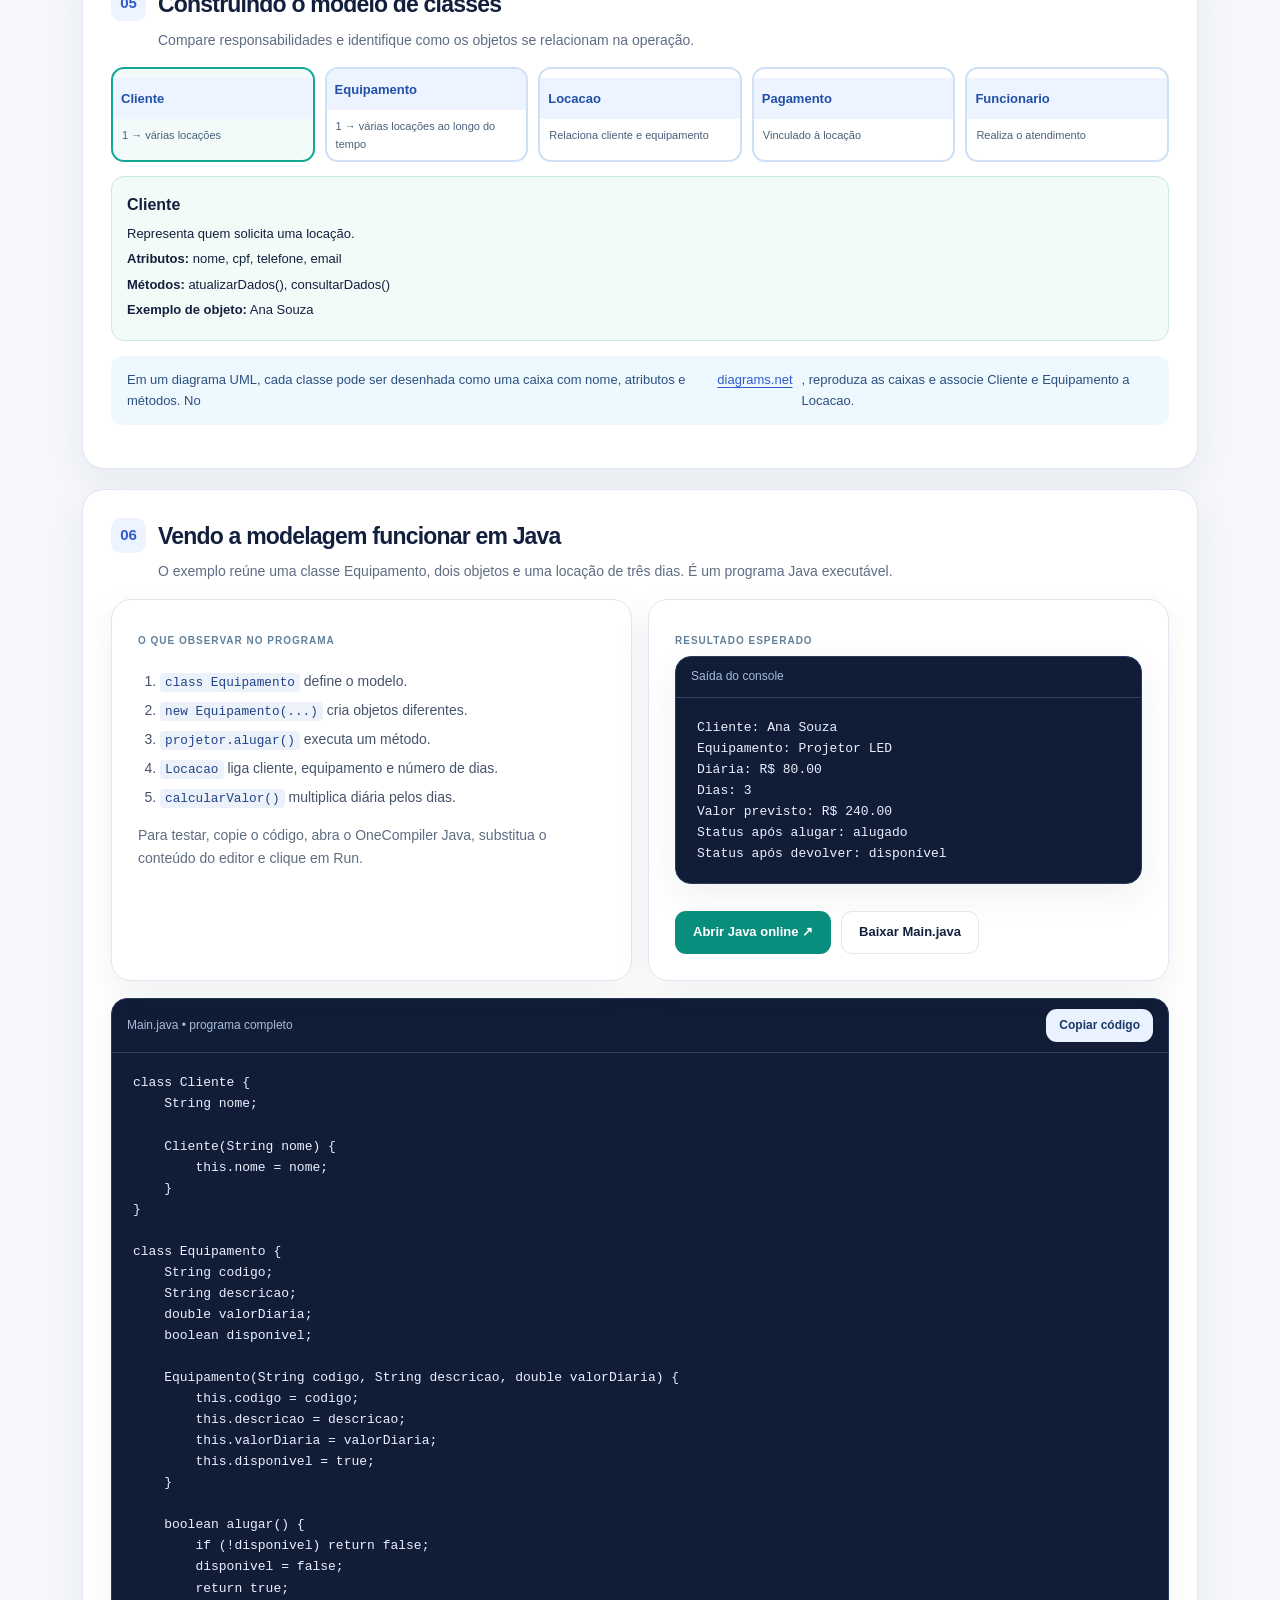
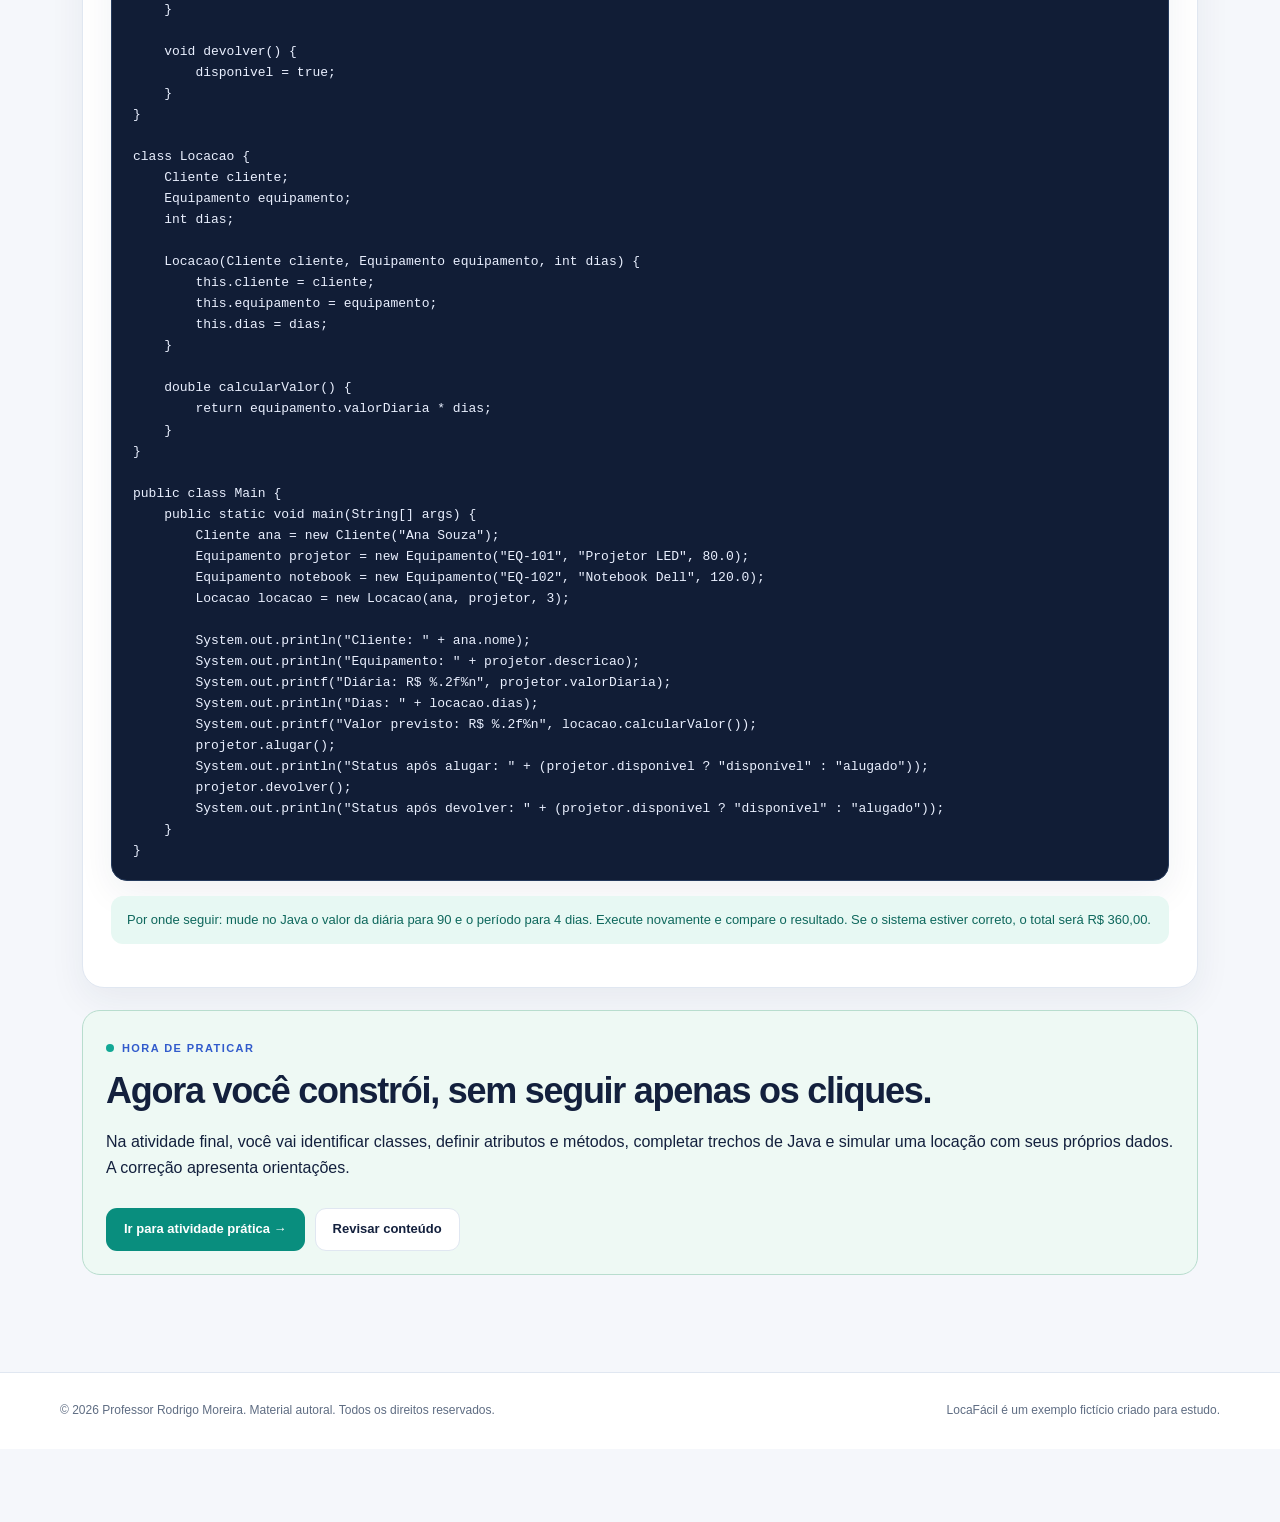
<file: laboratorio.html>
<!doctype html><html lang="pt-BR"><head><meta charset="utf-8"><meta name="viewport" content="width=device-width,initial-scale=1"><meta name="theme-color" content="#f5f7fb"><meta name="description" content="Laboratório interativo de POO com um único cenário: LocaFácil. Professor Rodrigo Moreira."><title>Laboratório LocaFácil | Professor Rodrigo Moreira</title><link rel="icon" href="assets/icon.svg" type="image/svg+xml"><link rel="stylesheet" href="assets/css/style.css"></head><body><div class="topline"></div><header class="site-header"><div class="nav-shell"><a class="brand" href="index.html"><span class="brand-mark">RM</span><span><strong>Professor Rodrigo Moreira</strong><small>Material autoral de tecnologia</small></span></a><button class="menu-toggle" data-menu-toggle aria-expanded="false" aria-controls="principal">Menu</button><nav class="nav-links" data-nav id="principal" aria-label="Navegação principal"><a href="index.html">Conteúdo</a><a href="laboratorio.html" aria-current="page">Laboratório</a><a href="atividade.html">Atividade prática</a></nav></div></header>
<main class="page"><div class="subhero"><span class="eyebrow">Aprender fazendo</span><h1>Laboratório interativo <span style="color:#315bcc">LocaFácil</span></h1><p>Agora a teoria vira observação e prática guiada. Cada demonstração acontece no mesmo negócio fictício: uma locadora que cadastra equipamentos, registra clientes e controla locações.</p><div class="actions"><a class="btn ghost" href="index.html">← Rever conceitos</a><a class="btn" href="#passo1">Iniciar simulações</a></div></div>
<div class="tip"><strong>Como usar:</strong> acompanhe a explicação, altere os dados e observe o que acontece. As simulações funcionam no navegador com JavaScript para ilustrar conceitos. A execução real do código Java acontece em um compilador Java.</div>
<nav class="module-nav" aria-label="Etapas do laboratório"><a href="#passo1">1. Entidades</a><a href="#passo2">2. Classes e objetos</a><a href="#passo3">3. Atributos e métodos</a><a href="#passo4">4. Abstração</a><a href="#passo5">5. Modelagem</a><a href="#passo6">6. Java</a></nav>

<section class="lab-step" id="passo1"><div class="toprow"><span class="step-num">01</span><div><h2>Identificando entidades da locadora</h2><p class="intro">Observe o cenário e explore os componentes que deverão existir no sistema.</p></div></div><div class="story" style="margin-bottom:18px"><div><span class="pill">História do negócio</span><h3>Ana quer alugar um projetor por 3 dias.</h3><p>Ana chega à LocaFácil. O atendente consulta o projetor, abre uma locação, calcula o valor de R$ 240,00, registra o pagamento e acompanha a devolução.</p></div><aside><span class="smallcap" style="color:#c0d7fb">Sequência observada</span><p>Cliente → Equipamento → Locação → Pagamento → Devolução</p></aside></div><div class="flow-nodes" id="entity-map"><button class="node active" type="button" data-entity="Cliente"><strong>Cliente</strong><span>Quem aluga</span></button><button class="node" type="button" data-entity="Equipamento"><strong>Equipamento</strong><span>O que é alugado</span></button><button class="node" type="button" data-entity="Locacao"><strong>Locacao</strong><span>Registro da operação</span></button><button class="node" type="button" data-entity="Pagamento"><strong>Pagamento</strong><span>Registro financeiro</span></button><button class="node" type="button" data-entity="Funcionario"><strong>Funcionario</strong><span>Quem atende</span></button></div><div id="entity-detail" class="model-detail" aria-live="polite"></div><div class="tip success">Perceba: entidades do negócio podem se tornar classes. Cada classe terá uma responsabilidade, e objetos concretos representarão dados reais.</div></section>

<section class="lab-step" id="passo2"><div class="toprow"><span class="step-num">02</span><div><h2>Uma classe, vários objetos</h2><p class="intro">Crie equipamentos diferentes usando a mesma estrutura. Depois compare os valores dos objetos.</p></div></div><div class="grid two"><div><span class="mini-label">Modelo da classe</span><div class="codebox"><div class="codebar"><span>Estrutura de Equipamento</span></div><pre><code>class Equipamento {
    String codigo;
    String descricao;
    double valorDiaria;
    boolean disponivel;
}</code></pre></div></div><div><span class="mini-label">Adicionar uma instância</span><form id="create-equipment"><div class="form-grid"><div class="field"><label for="equip-codigo">Código</label><input id="equip-codigo" maxlength="20" value="EQ-103" required></div><div class="field"><label for="equip-diaria">Valor da diária (R$)</label><input id="equip-diaria" type="number" min="1" step="0.01" value="65" required></div><div class="field" style="grid-column:1/-1"><label for="equip-descricao">Descrição</label><input id="equip-descricao" maxlength="55" value="Caixa de Som" required></div></div><button class="btn" style="margin-top:13px" type="submit">Criar objeto</button><button class="btn ghost" id="clear-equipment" type="button" style="margin-top:13px">Restaurar exemplos</button></form><p class="task-feedback" id="create-feedback" role="status"></p></div></div><div class="objects-render" id="equipment-list" aria-live="polite"></div><div class="tip">O programa cria instâncias distintas. Alterar um equipamento não muda os atributos dos outros. No código Java real, usamos <span class="inline-code">new Equipamento(...)</span>.</div></section>

<section class="lab-step" id="passo3"><div class="toprow"><span class="step-num">03</span><div><h2>Os métodos alteram o estado</h2><p class="intro">Acompanhe o mesmo Projetor LED. Tente alugá-lo, devolvê-lo e enviá-lo para manutenção.</p></div></div><div class="state-panel"><div class="state-visual"><span class="mini-label">Objeto selecionado • EQ-101</span><h3>Projetor LED</h3><p style="margin:3px 0 10px;color:var(--muted)">valorDiaria: <b>R$ 80,00</b></p><span class="status" id="rental-status">Disponível</span><div class="state-actions"><button class="btn" type="button" data-action="alugar">alugar()</button><button class="btn ghost" type="button" data-action="devolver">devolver()</button><button class="btn ghost" type="button" data-action="manutencao">enviarParaManutencao()</button><button class="btn ghost" type="button" data-action="liberar">liberarManutencao()</button></div></div><div><span class="mini-label">Histórico de ações executadas</span><div class="log" id="action-log" aria-live="polite"><p>Objeto criado com estado disponível.</p></div><p class="text-small">Regra: só é possível alugar um equipamento disponível. Um equipamento alugado não deve ser colocado em manutenção antes da devolução.</p></div></div><div class="grid two" style="margin-top:17px"><div class="definition"><strong>Atributo observado</strong><p><span class="inline-code">status</span> representa o estado do equipamento. Na versão introdutória em Java, também será usado o campo <span class="inline-code">disponivel</span>.</p></div><div class="definition"><strong>Métodos observados</strong><p>Uma ação realiza uma verificação e, quando permitido, altera os dados. Isso é comportamento.</p></div></div></section>

<section class="lab-step" id="passo4"><div class="toprow"><span class="step-num">04</span><div><h2>Abstração: construindo um modelo útil</h2><p class="intro">Ative ou desative características para visualizar quais campos fariam parte de uma primeira versão do cadastro de equipamentos.</p></div></div><p class="text-small">Alguns campos são importantes. Outros não ajudam a controlar as locações. A escolha depende do problema que queremos resolver.</p><div class="tag-list" id="fields-to-model"><label class="checktag"><input type="checkbox" value="codigo" checked> Código do equipamento</label><label class="checktag"><input type="checkbox" value="descricao" checked> Descrição</label><label class="checktag"><input type="checkbox" value="valorDiaria" checked> Diária</label><label class="checktag"><input type="checkbox" value="disponivel" checked> Disponibilidade</label><label class="checktag"><input type="checkbox" value="corDoUniforme"> Cor do uniforme do atendente</label><label class="checktag"><input type="checkbox" value="musicaDaRecepcao"> Música da recepção</label><label class="checktag"><input type="checkbox" value="numeroDeSerie"> Número de série</label></div><div class="model-result" style="margin-top:18px"><strong>Prévia do modelo selecionado</strong><pre id="abstraction-output" style="white-space:pre-wrap;margin:9px 0 0;font-size:13px"></pre></div><div class="tip warning" id="abstraction-note" aria-live="polite"></div></section>

<section class="lab-step" id="passo5"><div class="toprow"><span class="step-num">05</span><div><h2>Construindo o modelo de classes</h2><p class="intro">Compare responsabilidades e identifique como os objetos se relacionam na operação.</p></div></div><div class="flow-nodes" id="model-map"><button class="node active" type="button" data-entity="Cliente"><strong>Cliente</strong><span>1 → várias locações</span></button><button class="node" type="button" data-entity="Equipamento"><strong>Equipamento</strong><span>1 → várias locações ao longo do tempo</span></button><button class="node" type="button" data-entity="Locacao"><strong>Locacao</strong><span>Relaciona cliente e equipamento</span></button><button class="node" type="button" data-entity="Pagamento"><strong>Pagamento</strong><span>Vinculado à locação</span></button><button class="node" type="button" data-entity="Funcionario"><strong>Funcionario</strong><span>Realiza o atendimento</span></button></div><div id="model-detail" class="model-detail" aria-live="polite"></div><div class="tip">Em um diagrama UML, cada classe pode ser desenhada como uma caixa com nome, atributos e métodos. No <a href="https://app.diagrams.net/?libs=uml" target="_blank" rel="noopener noreferrer">diagrams.net</a>, reproduza as caixas e associe Cliente e Equipamento a Locacao.</div></section>

<section class="lab-step" id="passo6"><div class="toprow"><span class="step-num">06</span><div><h2>Vendo a modelagem funcionar em Java</h2><p class="intro">O exemplo reúne uma classe Equipamento, dois objetos e uma locação de três dias. É um programa Java executável.</p></div></div><div class="grid two"><div class="panel"><span class="mini-label">O que observar no programa</span><ol><li><span class="inline-code">class Equipamento</span> define o modelo.</li><li><span class="inline-code">new Equipamento(...)</span> cria objetos diferentes.</li><li><span class="inline-code">projetor.alugar()</span> executa um método.</li><li><span class="inline-code">Locacao</span> liga cliente, equipamento e número de dias.</li><li><span class="inline-code">calcularValor()</span> multiplica diária pelos dias.</li></ol><p class="text-small">Para testar, copie o código, abra o OneCompiler Java, substitua o conteúdo do editor e clique em Run.</p></div><div class="panel"><span class="mini-label">Resultado esperado</span><div class="codebox"><div class="codebar">Saída do console</div><pre><code>Cliente: Ana Souza
Equipamento: Projetor LED
Diária: R$ 80.00
Dias: 3
Valor previsto: R$ 240.00
Status após alugar: alugado
Status após devolver: disponível</code></pre></div><div class="actions"><a class="btn green" href="https://onecompiler.org/java" target="_blank" rel="noopener noreferrer">Abrir Java online ↗</a><a class="btn ghost" href="exemplos/Main.java" download="Main.java">Baixar Main.java</a></div></div></div><div style="margin-top:17px" class="codebox"><div class="codebar"><span>Main.java • programa completo</span><button class="btn small" data-copy-target="java-completo">Copiar código</button></div><pre><code id="java-completo">class Cliente {
    String nome;

    Cliente(String nome) {
        this.nome = nome;
    }
}

class Equipamento {
    String codigo;
    String descricao;
    double valorDiaria;
    boolean disponivel;

    Equipamento(String codigo, String descricao, double valorDiaria) {
        this.codigo = codigo;
        this.descricao = descricao;
        this.valorDiaria = valorDiaria;
        this.disponivel = true;
    }

    boolean alugar() {
        if (!disponivel) return false;
        disponivel = false;
        return true;
    }

    void devolver() {
        disponivel = true;
    }
}

class Locacao {
    Cliente cliente;
    Equipamento equipamento;
    int dias;

    Locacao(Cliente cliente, Equipamento equipamento, int dias) {
        this.cliente = cliente;
        this.equipamento = equipamento;
        this.dias = dias;
    }

    double calcularValor() {
        return equipamento.valorDiaria * dias;
    }
}

public class Main {
    public static void main(String[] args) {
        Cliente ana = new Cliente("Ana Souza");
        Equipamento projetor = new Equipamento("EQ-101", "Projetor LED", 80.0);
        Equipamento notebook = new Equipamento("EQ-102", "Notebook Dell", 120.0);
        Locacao locacao = new Locacao(ana, projetor, 3);

        System.out.println("Cliente: " + ana.nome);
        System.out.println("Equipamento: " + projetor.descricao);
        System.out.printf("Diária: R$ %.2f%n", projetor.valorDiaria);
        System.out.println("Dias: " + locacao.dias);
        System.out.printf("Valor previsto: R$ %.2f%n", locacao.calcularValor());
        projetor.alugar();
        System.out.println("Status após alugar: " + (projetor.disponivel ? "disponível" : "alugado"));
        projetor.devolver();
        System.out.println("Status após devolver: " + (projetor.disponivel ? "disponível" : "alugado"));
    }
}</code></pre></div><div class="tip success">Por onde seguir: mude no Java o valor da diária para 90 e o período para 4 dias. Execute novamente e compare o resultado. Se o sistema estiver correto, o total será R$ 360,00.</div></section>

<section class="deliverable"><span class="eyebrow">Hora de praticar</span><h2 class="block-title">Agora você constrói, sem seguir apenas os cliques.</h2><p>Na atividade final, você vai identificar classes, definir atributos e métodos, completar trechos de Java e simular uma locação com seus próprios dados. A correção apresenta orientações.</p><div class="actions"><a class="btn green" href="atividade.html">Ir para atividade prática →</a><a class="btn ghost" href="index.html">Revisar conteúdo</a></div></section>
</main><footer class="footer"><div class="footer-inner"><span>© 2026 Professor Rodrigo Moreira. Material autoral. Todos os direitos reservados.</span><span>LocaFácil é um exemplo fictício criado para estudo.</span></div></footer><button class="backtop" data-backtop aria-label="Voltar ao topo">↑</button><script src="assets/js/main.js" defer></script><script src="assets/js/lab.js" defer></script></body></html>
</file>
<file: assets/css/style.css>
:root{--bg:#f5f7fb;--surface:#fff;--ink:#13203d;--muted:#5f6d83;--line:#e0e7f1;--brand:#315bcc;--brand-dark:#1c3b94;--aqua:#12a895;--mint:#e7f8f3;--bluewash:#edf3ff;--warm:#fff4e3;--danger:#aa3c36;--danger-bg:#fff0ef;--shadow:0 12px 36px rgba(24,39,75,.065);--radius:20px}*{box-sizing:border-box}html{scroll-behavior:smooth;scroll-padding-top:100px}body{margin:0;background:var(--bg);color:var(--ink);font-family:Inter,ui-sans-serif,-apple-system,BlinkMacSystemFont,"Segoe UI",Roboto,Arial,sans-serif;line-height:1.65}a{color:var(--brand);text-underline-offset:3px}a:hover{color:var(--brand-dark)}button,input,textarea,select{font:inherit}button{cursor:pointer}button:focus-visible,a:focus-visible,input:focus-visible,textarea:focus-visible,select:focus-visible{outline:3px solid #9ab7ff;outline-offset:3px}::selection{background:#d9e8ff}.topline{height:4px;background:linear-gradient(90deg,#234fc2,#21ad98)}.site-header{position:sticky;top:0;z-index:30;background:rgba(255,255,255,.94);backdrop-filter:blur(16px);border-bottom:1px solid var(--line)}.nav-shell{max-width:1160px;margin:auto;padding:12px 22px;display:flex;align-items:center;justify-content:space-between;gap:20px}.brand{color:var(--ink);text-decoration:none;display:flex;align-items:center;gap:11px;min-width:0}.brand:hover{color:var(--ink)}.brand-mark{background:#193f9f;color:#fff;display:grid;place-items:center;width:43px;height:43px;border-radius:13px;font-weight:800;letter-spacing:-1px}.brand strong{font-size:14px;display:block;line-height:1.25}.brand small{color:var(--muted);display:block;font-size:11px;line-height:1.3}.nav-links{display:flex;align-items:center;gap:8px}.nav-links a{color:#4f5d75;text-decoration:none;font-size:13px;font-weight:650;padding:9px 13px;border-radius:10px;white-space:nowrap}.nav-links a:hover,.nav-links a[aria-current="page"]{color:var(--brand);background:var(--bluewash)}.menu-toggle{display:none;border:1px solid var(--line);border-radius:9px;background:#fff;padding:8px 11px;color:var(--ink)}.page{max-width:1160px;margin:auto;padding:32px 22px 75px}.eyebrow{display:inline-flex;align-items:center;gap:8px;font-size:11px;font-weight:850;letter-spacing:.13em;text-transform:uppercase;color:var(--brand)}.eyebrow::before{content:'';width:8px;height:8px;border-radius:100%;background:var(--aqua)}.hero{display:grid;grid-template-columns:1.18fr .82fr;gap:28px;align-items:stretch;margin:8px 0 30px}.hero-main,.hero-showcase{background:var(--surface);border:1px solid var(--line);border-radius:26px;box-shadow:var(--shadow)}.hero-main{padding:48px 45px}.hero h1{font-size:clamp(36px,4.3vw,57px);letter-spacing:-.05em;line-height:1.12;margin:16px 0 19px;font-weight:790}.hero p,.lead{font-size:17px;color:var(--muted);line-height:1.78}.hero .lead{max-width:630px}.actions{display:flex;gap:10px;flex-wrap:wrap;margin-top:27px}.btn{border:1px solid transparent;border-radius:11px;background:var(--brand);color:#fff;text-decoration:none;font-size:13px;font-weight:750;display:inline-flex;align-items:center;justify-content:center;gap:7px;padding:11px 17px;line-height:1.45;min-height:42px;transition:.18s ease}.btn:hover{background:var(--brand-dark);color:#fff;transform:translateY(-1px)}.btn.ghost{background:#fff;border-color:var(--line);color:var(--ink)}.btn.ghost:hover{background:#f1f5fb}.btn.green{background:#098e7e}.btn.green:hover{background:#067467}.btn.small{padding:7px 12px;min-height:32px;font-size:12px}.hero-showcase{padding:24px;background:linear-gradient(150deg,#f1f6ff 3%,#e9f9f5 100%);display:flex;flex-direction:column;justify-content:center}.demo-window{background:#fff;border:1px solid #d8e3f0;border-radius:19px;overflow:hidden;box-shadow:0 16px 34px rgba(31,61,112,.09)}.demo-top{display:flex;align-items:center;gap:6px;padding:13px 15px;border-bottom:1px solid var(--line);color:#72809a;font-size:11px;font-weight:750}.dot{width:8px;height:8px;background:#f9b66c;border-radius:50%}.dot:nth-child(1){background:#f38b86}.dot:nth-child(3){background:#75d6bd}.demo-head{margin-left:auto}.demo-body{padding:19px}.mini-kpi{display:flex;align-items:center;justify-content:space-between;gap:10px;border:1px solid var(--line);border-radius:13px;padding:10px 12px;margin-bottom:10px;background:#fff}.mini-kpi b{font-size:13px}.mini-kpi small{font-size:11px;color:var(--muted);display:block}.status{display:inline-flex;align-items:center;gap:6px;font-size:11px;font-weight:750;padding:5px 9px;border-radius:99px;background:var(--mint);color:#087663}.status::before{content:'';height:6px;width:6px;border-radius:50%;background:#12ac8b}.status.rented{background:var(--warm);color:#976021}.status.rented::before{background:#e49b33}.status.maint{background:var(--danger-bg);color:var(--danger)}.status.maint::before{background:var(--danger)}.smallcap{font-size:11px;text-transform:uppercase;color:#66748a;letter-spacing:.1em;font-weight:850}.section{margin:54px 0;scroll-margin-top:90px}.section-head{margin-bottom:22px}.section-head h2,.block-title{font-size:clamp(25px,3vw,36px);line-height:1.2;letter-spacing:-.035em;margin:9px 0 12px}.section-head p{color:var(--muted);max-width:830px;margin:0}.grid{display:grid;gap:16px}.two{grid-template-columns:repeat(2,minmax(0,1fr))}.three{grid-template-columns:repeat(3,minmax(0,1fr))}.four{grid-template-columns:repeat(4,minmax(0,1fr))}.panel{padding:26px;border:1px solid var(--line);background:var(--surface);border-radius:var(--radius);box-shadow:var(--shadow)}.panel h3{font-size:19px;margin:3px 0 9px;letter-spacing:-.025em}.panel p{color:var(--muted);margin:0 0 12px;font-size:14px}.panel ul,.panel ol{padding-left:22px;color:#46536b;font-size:14px}.panel li{margin:6px 0}.panel .stat{font-size:36px;letter-spacing:-.04em;font-weight:830;line-height:1.1}.text-small{font-size:13px;color:var(--muted)}.micro{font-size:11px;color:var(--muted)}.pill{display:inline-flex;font-size:11px;font-weight:800;border-radius:20px;padding:4px 10px;color:#2452b6;background:#edf2ff}.pill.green{background:#e2f6f0;color:#088775}.pill.amber{color:#9e6a20;background:#fff4dc}.story{border-radius:24px;background:#102f6a;color:#fff;padding:35px;display:grid;grid-template-columns:1fr 310px;gap:22px}.story h3{font-size:28px;letter-spacing:-.035em;line-height:1.2;margin:8px 0}.story p{color:#d9e6ff}.story aside{background:rgba(255,255,255,.09);border:1px solid rgba(255,255,255,.15);padding:20px;border-radius:16px}.story aside p{font-size:13px;margin:6px 0 0}.story .pill{background:rgba(255,255,255,.15);color:#dffdf6}.step-num{display:inline-grid;place-items:center;background:var(--bluewash);border-radius:10px;color:var(--brand);font-size:15px;font-weight:850;width:35px;height:35px;margin-bottom:13px}.definition{background:var(--bluewash);border:1px solid #d7e4ff;border-radius:16px;padding:19px}.definition strong{display:block;margin-bottom:4px}.definition p{font-size:14px;color:#415474;margin:0}.quote{border-left:4px solid var(--aqua);background:#f0fbf8;padding:18px 20px;border-radius:0 13px 13px 0;font-size:15px}.compare{display:grid;grid-template-columns:1fr 46px 1fr;align-items:center;gap:12px}.compare .arrow{text-align:center;color:var(--aqua);font-size:25px;font-weight:850}.mini-label{display:inline-block;font-size:10px;font-weight:850;color:#60809b;letter-spacing:.1em;text-transform:uppercase;margin-bottom:7px}.object-list{display:flex;gap:9px;flex-wrap:wrap}.object-chip{border:1px solid #cee0fa;background:#f5f9ff;color:#2c4b81;padding:7px 11px;border-radius:9px;font-size:12px;font-weight:700}.scroll-table{overflow-x:auto;border:1px solid var(--line);border-radius:16px;background:#fff}.table{border-collapse:collapse;min-width:690px;width:100%;font-size:13px}.table th{text-align:left;background:#f0f5fd;font-size:11px;text-transform:uppercase;letter-spacing:.05em;color:#526784;padding:13px 15px;border-bottom:1px solid var(--line)}.table td{padding:14px 15px;border-bottom:1px solid #edf1f6;vertical-align:top}.table tr:last-child td{border-bottom:0}.table td:first-child{font-weight:760;color:#243e79}.table code{font-size:12px}.codebox{background:#111d36;color:#eaf0ff;border:1px solid #253a5c;border-radius:16px;overflow:hidden;box-shadow:var(--shadow)}.codebar{display:flex;align-items:center;justify-content:space-between;gap:10px;padding:10px 15px;border-bottom:1px solid #32435f;font-size:12px;color:#a5bbd9}.codebox pre{margin:0;padding:19px 21px;overflow-x:auto;line-height:1.62;font-size:13px;tab-size:2}.codebox code{font-family:ui-monospace,SFMono-Regular,Menlo,Consolas,"Liberation Mono",monospace}.codebar .btn{color:#193866;background:#eaf2ff}.codebar .btn:hover{color:#173260;background:#d5e6ff}.inline-code{font-family:ui-monospace,Consolas,monospace;background:#edf2fa;border-radius:4px;padding:2px 5px;color:#1e4389;font-size:.91em}.reading{display:grid;grid-template-columns:repeat(2,minmax(0,1fr));gap:12px}.resource{display:flex;gap:12px;align-items:flex-start;justify-content:space-between;text-decoration:none;border:1px solid var(--line);border-radius:14px;padding:16px 17px;background:#fff;color:var(--ink)}.resource:hover{background:#f5f9ff;color:var(--ink);border-color:#adc7fa}.resource strong{display:block;font-size:14px}.resource small{font-size:12px;line-height:1.5;color:var(--muted);display:block;margin-top:3px}.resource .go{font-size:19px;color:var(--brand);font-weight:700}.subhero{background:#fff;border:1px solid var(--line);border-radius:24px;padding:36px 38px;margin:6px 0 25px}.subhero h1{font-size:clamp(32px,4vw,44px);margin:11px 0 12px;line-height:1.14;letter-spacing:-.04em}.subhero p{margin:0;max-width:850px;color:var(--muted)}.module-nav{display:flex;gap:9px;overflow-x:auto;padding-bottom:10px;margin:24px 0}.module-nav a{white-space:nowrap;text-decoration:none;background:#fff;border:1px solid var(--line);border-radius:10px;padding:9px 14px;color:#40536f;font-size:12px;font-weight:740}.module-nav a:hover{background:var(--bluewash);color:var(--brand)}.lab-step{border:1px solid var(--line);background:#fff;border-radius:22px;margin:20px 0;padding:28px;box-shadow:var(--shadow);scroll-margin-top:94px}.lab-step .toprow{display:flex;gap:12px;align-items:flex-start;margin-bottom:15px}.lab-step .toprow .step-num{flex:0 0 35px;margin:0}.lab-step h2{margin:0;font-size:23px;letter-spacing:-.035em}.lab-step .intro{color:var(--muted);margin:5px 0 0;font-size:14px}.tip{display:flex;gap:9px;border-radius:12px;background:#eef8ff;color:#2c507e;padding:13px 16px;font-size:13px;margin:15px 0}.tip.success{background:var(--mint);color:#0e675c}.tip.warning{background:var(--warm);color:#81561c}.form-grid{display:grid;grid-template-columns:repeat(2,minmax(0,1fr));gap:14px}.field{display:flex;flex-direction:column;gap:6px;min-width:0}.field label{font-size:12px;font-weight:770;color:#334767}.field input,.field textarea,.field select{background:#fff;color:var(--ink);width:100%;border:1px solid #ccdaea;padding:11px 12px;border-radius:10px;min-height:44px;outline:none}.field input:focus,.field textarea:focus,.field select:focus{border-color:#4677df;box-shadow:0 0 0 3px #d9e6ff}.field textarea{resize:vertical;min-height:97px}.objects-render{display:grid;grid-template-columns:repeat(2,minmax(0,1fr));gap:12px;margin-top:16px}.object-card{border:1px solid #cdddf7;background:#f7faff;border-radius:13px;padding:14px}.object-card h4{margin:3px 0;font-size:14px}.object-card small{display:block;color:var(--muted)}.object-card b{color:#1c498f}.state-panel{display:grid;grid-template-columns:1fr 1fr;gap:18px}.state-visual{padding:21px;border:1px solid var(--line);border-radius:16px;background:#f7faff}.state-visual h3{margin:6px 0;font-size:21px}.state-actions{display:flex;gap:8px;flex-wrap:wrap;margin-top:15px}.log{border:1px solid var(--line);border-radius:13px;background:#f8fafc;padding:14px;max-height:190px;overflow:auto}.log p{font-size:12px;color:#4e5d75;margin:0 0 8px;border-bottom:1px solid var(--line);padding-bottom:7px}.log p:last-child{margin:0;border:0}.tag-list{display:flex;flex-wrap:wrap;gap:9px}.checktag{display:flex;align-items:center;gap:8px;border:1px solid #d7e3f2;padding:9px 12px;border-radius:11px;background:#fff;font-size:13px;cursor:pointer}.checktag:has(input:checked){background:#ecf6ff;border-color:#92b6fb}.checktag input{accent-color:var(--brand)}.model-result{padding:16px;background:#f4f8ff;border:1px dashed #9fbcef;border-radius:13px}.model-result code{font-size:13px;white-space:pre-wrap}.flow-nodes{display:grid;grid-template-columns:repeat(5,minmax(0,1fr));gap:10px}.node{border:2px solid #cfe0f5;background:#fff;border-radius:13px;overflow:hidden;text-align:left;padding:0;color:var(--ink);transition:.16s}.node strong{display:block;padding:10px 8px;background:#edf4ff;color:#2150a6;font-size:13px}.node span{display:block;padding:7px 9px;font-size:11px;color:#4a607a}.node:hover,.node.active{border-color:var(--aqua);background:#f2fbf9}.model-detail{margin-top:14px;border:1px solid #cae9e2;background:#f3fbf9;border-radius:13px;padding:15px}.model-detail p{font-size:13px;margin:4px 0}.deliverable{padding:23px;border:1px solid #b8ddce;background:#eef9f4;border-radius:18px;margin:22px 0}.progress-shell{display:flex;gap:12px;align-items:center}.progressbar{height:11px;background:#e7edf6;border-radius:99px;flex:1;overflow:hidden}.progressbar>span{display:block;width:0;height:100%;background:linear-gradient(90deg,#2c64cd,#13ab97);transition:width .25s}.activity-section{margin:22px 0 35px}.activity-section h2{font-size:25px;letter-spacing:-.03em;margin:15px 0}.task-grid{display:grid;grid-template-columns:1fr 1fr;gap:13px}.task{background:#fff;border:1px solid var(--line);border-radius:16px;padding:20px;display:flex;flex-direction:column;gap:10px;box-shadow:var(--shadow)}.task.is-correct{border-color:#8ed5bd}.task.is-incorrect{border-color:#edc19d}.task-top{display:flex;gap:8px;align-items:center}.task-number{width:26px;height:26px;border-radius:9px;display:grid;place-items:center;background:#eef3ff;color:#2b53b9;font-size:12px;font-weight:850}.task h3{font-size:15px;margin:0;line-height:1.4}.task p{color:var(--muted);font-size:12px;margin:0}.task textarea,.task input{width:100%;background:#fbfcff;border:1px solid #cfdbec;border-radius:9px;padding:10px 12px;min-height:43px;color:var(--ink)}.task textarea{min-height:77px;resize:vertical;font-family:ui-monospace,monospace;font-size:12px}.task .btn{align-self:flex-start}.task-feedback{font-size:12px;min-height:19px;color:#5a6880}.task.is-correct .task-feedback{color:#087263}.task.is-incorrect .task-feedback{color:#a25c1b}.task details{font-size:12px;color:#4f6080}.task summary{cursor:pointer;font-weight:750}.activity-footer{display:flex;justify-content:space-between;align-items:center;gap:15px;flex-wrap:wrap;margin-top:23px}.footer{border-top:1px solid var(--line);padding:28px 22px;color:var(--muted);font-size:12px;background:#fff}.footer-inner{max-width:1160px;margin:auto;display:flex;justify-content:space-between;gap:10px;flex-wrap:wrap}.backtop{position:fixed;right:18px;bottom:18px;width:40px;height:40px;background:#fff;color:var(--brand);border:1px solid var(--line);border-radius:12px;box-shadow:var(--shadow);opacity:0;pointer-events:none;transition:.2s}.backtop.show{opacity:1;pointer-events:auto}.presentation .page{max-width:1300px}.presentation .section-head h2{font-size:clamp(34px,3.4vw,48px)}.presentation .panel p,.presentation .panel li{font-size:16px}.presentation .topline{height:6px}@media(max-width:940px){.hero{grid-template-columns:1fr}.hero-main{padding:35px}.hero-showcase{display:none}.story{grid-template-columns:1fr}.flow-nodes{grid-template-columns:repeat(3,minmax(0,1fr))}.four{grid-template-columns:repeat(2,minmax(0,1fr))}}@media(max-width:690px){.nav-shell{padding:10px 16px}.brand strong{font-size:12px}.menu-toggle{display:block}.nav-links{display:none;position:absolute;top:63px;left:0;right:0;background:#fff;border-bottom:1px solid var(--line);padding:10px 15px;box-shadow:var(--shadow);flex-direction:column;align-items:stretch}.nav-links.open{display:flex}.page{padding:21px 14px 54px}.hero-main{padding:27px 23px}.hero h1{font-size:37px}.hero p,.lead{font-size:15px}.panel{padding:20px}.section{margin:39px 0}.two,.three,.four,.reading,.form-grid,.objects-render,.state-panel,.task-grid{grid-template-columns:1fr}.story{padding:24px}.lab-step{padding:20px}.flow-nodes{grid-template-columns:repeat(2,minmax(0,1fr))}.subhero{padding:27px 23px}.compare{grid-template-columns:1fr}.compare .arrow{transform:rotate(90deg)}.footer-inner{flex-direction:column}}@media(prefers-reduced-motion:reduce){html{scroll-behavior:auto}*,*::before,*::after{transition:none!important;animation:none!important}}
</file>
